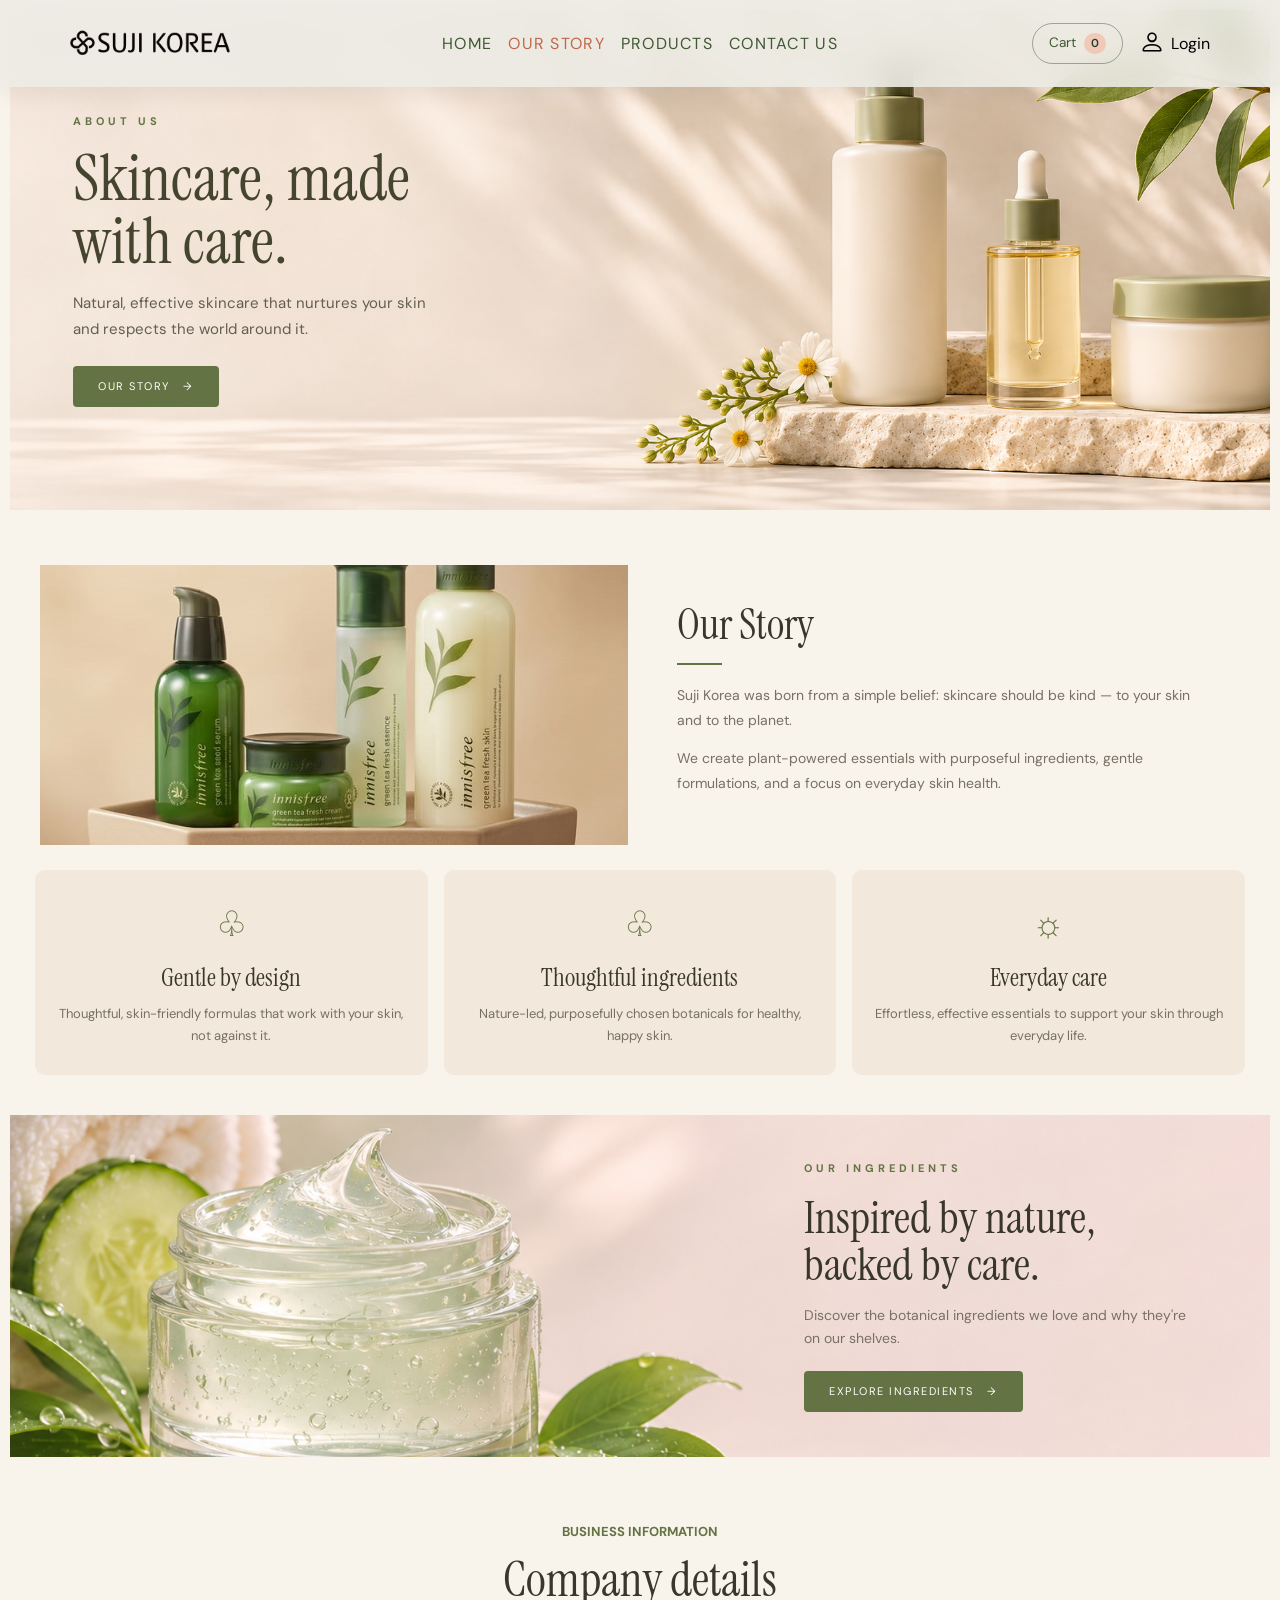
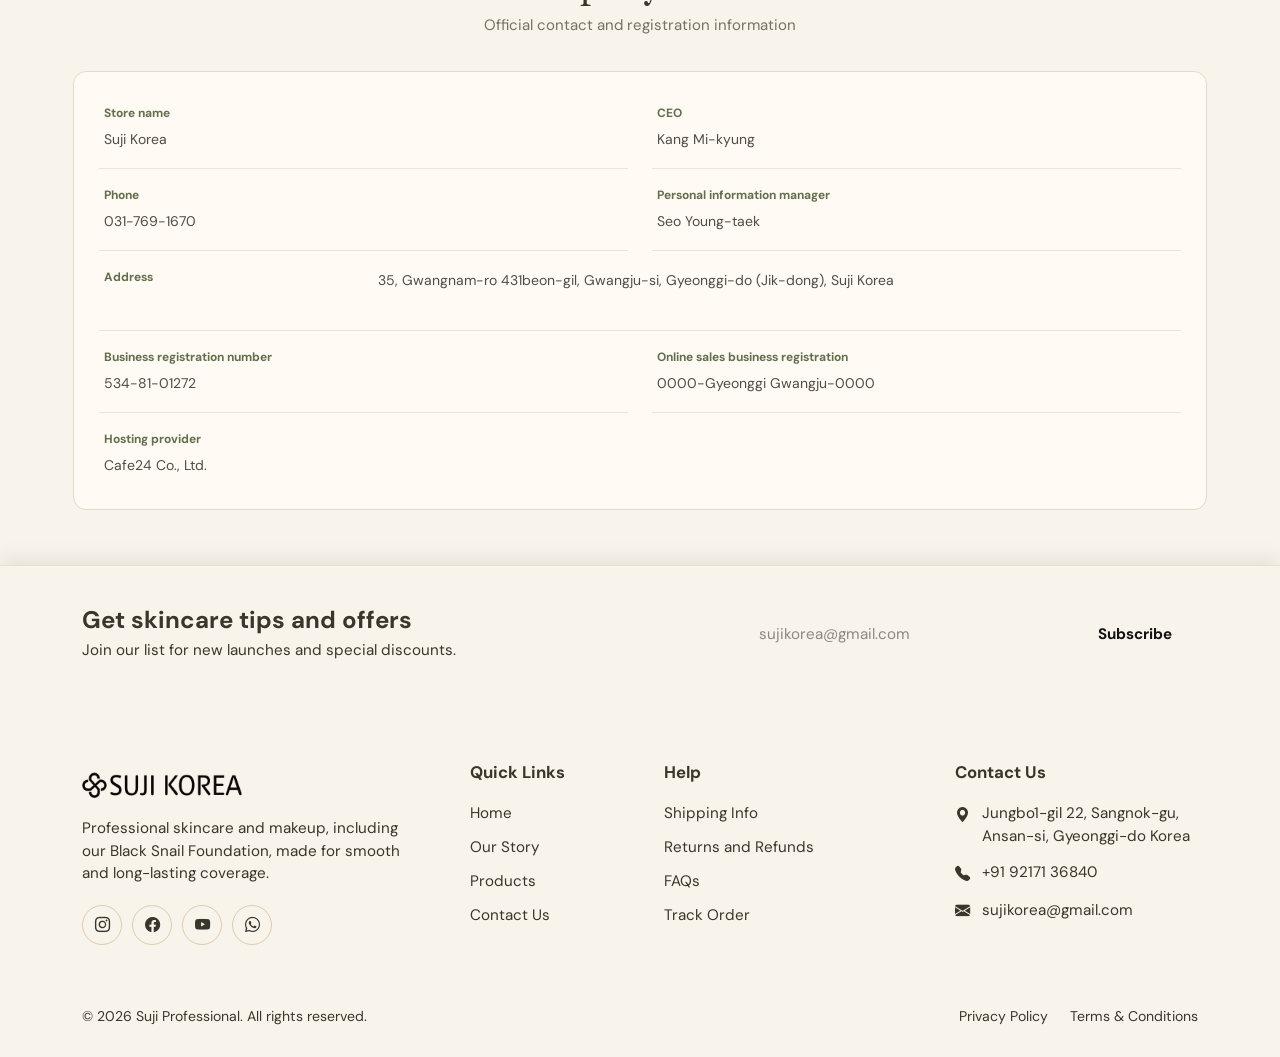
<file: about.html>
<!DOCTYPE html>
<html lang="en">
<head>
  <meta charset="UTF-8">
  <meta name="viewport" content="width=device-width, initial-scale=1">
  <title>About Us | Suji Korea</title>
  <link href="https://cdn.jsdelivr.net/npm/bootstrap@5.3.3/dist/css/bootstrap.min.css" rel="stylesheet">
  <link rel="preconnect" href="https://fonts.googleapis.com">
  <link rel="preconnect" href="https://fonts.gstatic.com" crossorigin>
  <link href="https://fonts.googleapis.com/css2?family=Cormorant+Garamond:wght@500;600&family=Jost:wght@300;400;500&display=swap" rel="stylesheet">
      <link href="https://fonts.googleapis.com/css2?family=DM+Sans:wght@400;500;600&family=Instrument+Serif&display=swap" rel="stylesheet">
  <link href="https://cdn.jsdelivr.net/npm/bootstrap-icons@1.11.3/font/bootstrap-icons.min.css" rel="stylesheet">
   
  <link rel="stylesheet" href="css/index.css">
  

  <style>
    :root {
      --cream: #f8f3eb;
      --card: #f2e8dc;
      --green: #647343;
      --dark: #39372b;
      --muted: #777164;
      --border: #e5d9c8;
    }

    * {
      margin: 0;
      padding: 0;
      box-sizing: border-box;
    }

    body {
      background: var(--cream);
      color: var(--dark);
      font-family: 'DM Sans', sans-serif;
    }

    /* MAIN CONTAINER */

    .about-container {
      max-width: 100vw;
      /* max-width: 2000px; */
      margin: auto;
      padding: 10px;
    }

    /* HERO SECTION */

    .hero-section {
      min-height: 500px;
      /* max-width: 100vw; */
      background-image: url("img/aboutbanner.png");
      background-size: cover;
      background-position: center;
      background-repeat: no-repeat;
      /* object-fit: cover; */
      display: flex;
      align-items: center;
      padding: 60px 5%;
    }

    .hero-content {
      max-width: 430px;
    }

    .small-heading {
      font-size: 11px;
      font-weight: 700;
      letter-spacing: 4px;
      color: var(--green);
      text-transform: uppercase;
      margin-bottom: 18px;
    }

    .hero-content h1 {
      font-family: 'Instrument Serif', serif;
      font-size: clamp(42px, 5vw, 64px);
      line-height: 0.98;
      margin-bottom: 18px;
      color: #45442e;
    }

    .hero-content p {
      font-size: 15px;
      line-height: 1.7;
      color: #625f52;
      max-width: 360px;
      margin-bottom: 24px;
    }

    .custom-btn {
      display: inline-block;
      background: var(--green);
      color: white;
      padding: 12px 25px;
      font-size: 11px;
      letter-spacing: 1.5px;
      text-decoration: none;
      border-radius: 4px;
      transition: 0.3s;
    }

    .custom-btn:hover {
      background: #485735;
      color: white;
    }

    /* OUR STORY SECTION */

    .story-section {
      padding: 55px 30px 25px;
    }

    .story-image {
      width: 100%;
      height: 280px;
      object-fit: cover;
    }

    .story-content {
      padding: 15px 25px;
    }

    .section-title {
      font-family: 'Instrument Serif', serif;
      font-size: 42px;
      line-height: 1.1;
      margin-bottom: 15px;
    }

    .title-line {
      width: 45px;
      height: 2px;
      background: var(--green);
      margin-bottom: 18px;
    }

    .story-content p {
      color: var(--muted);
      font-size: 14px;
      line-height: 1.8;
      margin-bottom: 12px;
    }

    /* FEATURE CARDS */

    .features-section {
      padding: 0 25px 40px;
    }

    .feature-card {
      background: var(--card);
      border-radius: 10px;
      padding: 28px 18px;
      text-align: center;
      height: 100%;
      transition: 0.3s;
    }

    .feature-card:hover {
      transform: translateY(-5px);
    }

    .feature-icon {
      font-size: 35px;
      color: var(--green);
      margin-bottom: 12px;
    }

    .feature-card h3 {
      font-family: 'Instrument Serif', serif;
      font-size: 25px;
      margin-bottom: 10px;
    }

    .feature-card p {
      color: var(--muted);
      font-size: 13px;
      line-height: 1.7;
      margin: 0;
    }

    /* INGREDIENTS SECTION */

    .ingredients-section {
      min-height: 320px;
      background-image: url("img/hero/hero21.png");
      background-size: cover;
      background-position: center;
      background-repeat: no-repeat;

      display: flex;
      align-items: center;
      justify-content: flex-end;
      padding: 45px 6%;
    }

    .ingredients-content {
      max-width: 390px;
    }

    .ingredients-content h2 {
      font-family: 'Instrument Serif', serif;
      font-size: 45px;
      line-height: 1.05;
      margin-bottom: 15px;
    }

    .ingredients-content p {
      font-size: 14px;
      color: var(--muted);
      line-height: 1.7;
      margin-bottom: 20px;
    }

    /* COMPANY DETAILS */

    .company-section {
      padding: 65px 5% 45px;
      background: var(--cream);
    }

    .company-heading {
      text-align: center;
      margin-bottom: 35px;
    }

    .company-heading .small-heading {
      margin-bottom: 10px;
      letter-spacing: 0;
      font-size: 13px;
    }

    .company-heading h2 {
      font-family: 'Instrument Serif', serif;
      font-size: 48px;
      margin-bottom: 5px;
    }

    .company-heading p {
      color: var(--muted);
      font-size: 15px;
    }

    .company-details {
      background: #fffaf3;
      border: 1px solid var(--border);
      border-radius: 13px;
      padding: 15px 25px;
    }

    .detail-item {
      padding: 17px 5px;
      border-bottom: 1px solid #eee3d5;
      min-height: 80px;
    }

    .detail-item.no-border {
      border-bottom: none;
    }

    .detail-label {
      display: block;
      color: #626e4e;
      font-size: 12px;
      font-weight: 700;
      margin-bottom: 5px;
    }

    .detail-value {
      color: #514c43;
      font-size: 14px;
    }

    /* RESPONSIVE DESIGN */

    @media (max-width: 767px) {

      .hero-section {
        min-height: 400px;
        padding: 35px 25px;
        background-position: 60% center;
      }

      .hero-content {
        max-width: 280px;
      }

      .hero-content h1 {
        font-size: 43px;
      }

      .hero-content p {
        font-size: 13px;
      }

      .story-section {
        padding: 35px 15px;
      }

      .story-image {
        height: 230px;
      }

      .story-content {
        padding: 25px 5px;
      }

      .section-title {
        font-size: 36px;
      }

      .features-section {
        padding: 0 15px 30px;
      }

      .feature-card {
        padding: 25px 15px;
      }

      .ingredients-section {
        min-height: 350px;
        padding: 30px 20px;
        background-position: 35% center;
      }

      .ingredients-content {
        max-width: 230px;
      }

      .ingredients-content h2 {
        font-size: 35px;
      }

      .company-section {
        padding: 45px 15px;
      }

      .company-heading h2 {
        font-size: 39px;
      }

      .company-details {
        padding: 10px 18px;
      }

      .detail-item {
        min-height: auto;
        padding: 15px 5px;
      }
    }

    .login-dialog {
         margin: auto;         
         position: fixed;
         inset: 0;              
         border: none;
         padding: 0;
      }

  </style>
</head>
<body>
  <header class="site-header fixed-top">
    <nav class="navbar navbar-expand-lg container">
      <a class="brand" href="index.html">
        <img src="img/sujilogo.png" alt="Suji Korea">
      </a>

      <button class="navbar-toggler border-0" type="button"
              data-bs-toggle="collapse" data-bs-target="#mainNav"
              aria-controls="mainNav" aria-expanded="false" aria-label="Toggle navigation">
        <span class="navbar-toggler-icon"></span>
      </button>

      <div class="collapse navbar-collapse" id="mainNav">
        <ul class="navbar-nav site-nav">
          <li class="nav-item"><a class="nav-link" href="index.html">Home</a></li>
          <li class="nav-item"><a class="nav-link active" href="about.html" aria-current="page">Our Story</a></li>
          <li class="nav-item"><a class="nav-link" href="products.html">Products</a></li>
          <li class="nav-item"><a class="nav-link" href="contact.html">Contact Us</a></li>
        </ul>
        <div class="nav-actions">
          <a class="cart-button" href="index.html" aria-label="Cart, 0 items">
            Cart <span class="cart-count">0</span>
          </a>
          <button class="login-button" type="button" aria-label="Login">
            <i class="bi bi-person"></i>
            <span>Login</span>
          </button>
        </div>
      </div>
    </nav>
  </header>    


  <div class="about-container">

  <!-- HERO SECTION -->

  <section class="hero-section">

    <div class="hero-content">

      <div class="small-heading">About Us</div>

      <h1>Skincare, made with care.</h1>

      <p>
        Natural, effective skincare that nurtures your skin
        and respects the world around it.
      </p>

      <a href="#story" class="custom-btn">
        OUR STORY &nbsp; →
      </a>

    </div>

  </section>


  <!-- OUR STORY -->

  <section class="story-section" id="story">

    <div class="row align-items-center g-4">

      <div class="col-lg-6">

        <img src="img/story.png"
             class="story-image"
             alt="Natural skincare ingredients">

      </div>

      <div class="col-lg-6">

        <div class="story-content">

          <h2 class="section-title">Our Story</h2>

          <div class="title-line"></div>

          <p>
            Suji Korea was born from a simple belief:
            skincare should be kind — to your skin and to the planet.
          </p>

          <p>
            We create plant-powered essentials with purposeful
            ingredients, gentle formulations, and a focus on
            everyday skin health.
          </p>

        </div>

      </div>

    </div>

  </section>


  <!-- FEATURES -->

  <section class="features-section">

    <div class="row g-3">

      <div class="col-md-4">

        <div class="feature-card">

          <div class="feature-icon">♧</div>

          <h3>Gentle by design</h3>

          <p>
            Thoughtful, skin-friendly formulas that work with
            your skin, not against it.
          </p>

        </div>

      </div>


      <div class="col-md-4">

        <div class="feature-card">

          <div class="feature-icon">♧</div>

          <h3>Thoughtful ingredients</h3>

          <p>
            Nature-led, purposefully chosen botanicals for
            healthy, happy skin.
          </p>

        </div>

      </div>


      <div class="col-md-4">

        <div class="feature-card">

          <div class="feature-icon">☼</div>

          <h3>Everyday care</h3>

          <p>
            Effortless, effective essentials to support your
            skin through everyday life.
          </p>

        </div>

      </div>

    </div>

  </section>


  <!-- INGREDIENTS BANNER -->

  <section class="ingredients-section">

    <div class="ingredients-content">

      <div class="small-heading">Our Ingredients</div>

      <h2>Inspired by nature, backed by care.</h2>

      <p>
        Discover the botanical ingredients we love
        and why they're on our shelves.
      </p>

      <a href="#company" class="custom-btn">
        EXPLORE INGREDIENTS &nbsp; →
      </a>

    </div>

  </section>


  <!-- COMPANY DETAILS -->

  <section class="company-section" id="company">

    <div class="company-heading">

      <div class="small-heading">Business Information</div>

      <h2>Company details</h2>

      <p>Official contact and registration information</p>

    </div>


    <div class="company-details">

      <div class="row">

        <div class="col-md-6">
          <div class="detail-item">
            <span class="detail-label">Store name</span>
            <span class="detail-value">Suji Korea</span>
          </div>
        </div>

        <div class="col-md-6">
          <div class="detail-item">
            <span class="detail-label">CEO</span>
            <span class="detail-value">Kang Mi-kyung</span>
          </div>
        </div>


        <div class="col-md-6">
          <div class="detail-item">
            <span class="detail-label">Phone</span>
            <span class="detail-value">031-769-1670</span>
          </div>
        </div>

        <div class="col-md-6">
          <div class="detail-item">
            <span class="detail-label">Personal information manager</span>
            <span class="detail-value">Seo Young-taek</span>
          </div>
        </div>


        <div class="col-md-12">
          <div class="detail-item">
            <div class="row">
              <div class="col-md-3">
                <span class="detail-label">Address</span>
              </div>

              <div class="col-md-9">
                <span class="detail-value">
                  35, Gwangnam-ro 431beon-gil, Gwangju-si,
                  Gyeonggi-do (Jik-dong), Suji Korea
                </span>
              </div>
            </div>
          </div>
        </div>


        <div class="col-md-6">
          <div class="detail-item">
            <span class="detail-label">
              Business registration number
            </span>
            <span class="detail-value">534-81-01272</span>
          </div>
        </div>

        <div class="col-md-6">
          <div class="detail-item">
            <span class="detail-label">
              Online sales business registration
            </span>
            <span class="detail-value">
              0000-Gyeonggi Gwangju-0000
            </span>
          </div>
        </div>


        <div class="col-md-6">
          <div class="detail-item no-border">
            <span class="detail-label">Hosting provider</span>
            <span class="detail-value">Cafe24 Co., Ltd.</span>
          </div>
        </div>

      </div>

    </div>

  </section>

</div>
 <!-- footer -->
  <footer class="site-footer">
 
  <!-- Newsletter -->
  <div class="newsletter">
    <div class="container">
      <div class="row align-items-center">
        <div class="col-lg-6">
          <h4>Get skincare tips and offers</h4>
          <p>Join our list for new launches and special discounts.</p>
        </div>
        <div class="col-lg-6">
          <form class="news-form" onsubmit="return false;">
            <input type="email" placeholder="sujikorea@gmail.com" aria-label="Email address" required>
            <button type="submit">Subscribe</button>
          </form>
        </div>
      </div>
    </div>
  </div>
 
  <!-- Footer -->
  <div class="footer-main">
    <div class="container">
      <div class="row g-5">
 
        <div class="col-lg-4 col-md-6">
          <div class="brand">
            <!-- <img src="https://sujikoreacm.cafe24.com/web/upload/category/editor/2023/11/30/0e91866d1fe4e8ab129c3f23b12ca456.png" alt=""> -->
             <img src="img/sujilogo.png" alt="logo"/>
          </div>
          <!-- <div class="brand-sub">Professional</div> -->
          <p>Professional skincare and makeup, including our Black Snail Foundation, made for smooth and long-lasting coverage.</p>
          <div class="social">
            <a href="#" aria-label="Instagram"><i class="bi bi-instagram"></i></a>
            <a href="#" aria-label="Facebook"><i class="bi bi-facebook"></i></a>
            <a href="#" aria-label="YouTube"><i class="bi bi-youtube"></i></a>
            <a href="#" aria-label="WhatsApp"><i class="bi bi-whatsapp"></i></a>
          </div>
        </div>
 
        <!-- <div class="col-lg-2 col-md-6 col-6">
          <h5>Shop</h5>
          <ul class="footer-links">
            <li><a href="#">Foundation</a></li>
            <li><a href="#">Skincare</a></li>
            <li><a href="#">Makeup</a></li>
            <li><a href="#">New Arrivals</a></li>
          </ul>
        </div> -->
         <div class="col-lg-2 col-md-6 col-6">
  <h5>Quick Links</h5>
  <ul class="footer-links">
    <li><a href="index.html">Home</a></li>
    <li><a href="about.html">Our Story</a></li>
    <li><a href="products.html">Products</a></li>
    <!-- <li><a href="index.html#newarrival">New Arrivals</a></li> -->
    <li><a href="contact.html">Contact Us</a></li>
  </ul>
</div>
 
        <div class="col-lg-3 col-md-6 col-6">
          <h5>Help</h5>
          <ul class="footer-links">
            <li><a href="#">Shipping Info</a></li>
            <li><a href="#">Returns and Refunds</a></li>
            <li><a href="#">FAQs</a></li>
            <li><a href="#">Track Order</a></li>
          </ul>
        </div>
 
        <div class="col-lg-3 col-md-6">
          <h5>Contact Us</h5>
          <ul class="footer-contact">
            <li><i class="bi bi-geo-alt-fill"></i><span>Jungbo1-gil 22, Sangnok-gu, Ansan-si, Gyeonggi-do Korea</span></li>
            <li><i class="bi bi-telephone-fill"></i><a href="tel:+910000000000">+91 92171 36840</a></li>
            <li><i class="bi bi-envelope-fill"></i><a href="mailto:sujikorea@gmail.com">sujikorea@gmail.com</a></li>
          </ul>
        </div>
 
      </div>
 
      <div class="footer-bottom d-flex flex-column flex-md-row justify-content-between align-items-center gap-2">
        <span>&copy; 2026 Suji Professional. All rights reserved.</span>
        <div>
          <a href="#">Privacy Policy</a>
          <a href="#">Terms &amp; Conditions</a>
        </div>
      </div>
    </div>
  </div>
 
</footer>
 
  <!-- <div class="footer-line"></div> -->
<dialog class="login-dialog" id="loginDialog" aria-labelledby="loginDialogTitle">
  <div class="login-dialog-layout">
    <section class="login-dialog-brand">
      <img src="img/sujilogo.png" alt="Suji Korea">
      <h2 id="loginDialogTitle">Login to enjoy Suji Korea</h2>
    </section>
    <form class="login-dialog-form" id="loginForm">
      <button class="login-dialog-close" type="button" aria-label="Close login">&times;</button>
      <div class="login-phone-row">
        <span class="login-country-code" aria-label="Country code India">+91</span>
        <input class="login-phone-input" id="loginPhone" name="phone" type="tel"
               inputmode="numeric" autocomplete="tel-national" placeholder="Enter mobile number"
               aria-label="Enter mobile number" pattern="[0-9]{10}" maxlength="10" required>
      </div>
      <button class="login-submit" type="submit">Continue</button>
      <label class="login-consent">
        <input name="consent" type="checkbox" required>
        <span>I agree to Suji Korea using my data for login and offers.</span>
      </label>
      <p class="login-message" id="loginMessage" role="status" aria-live="polite"></p>
      <button class="register-submit" type="button">Register</button>
    </form>
  </div>
</dialog>
  <!-- <footer>&copy; Suji Korea. All rights reserved.</footer> -->
   <script src="login-modal.js"></script>
  <script src="https://cdn.jsdelivr.net/npm/bootstrap@5.3.3/dist/js/bootstrap.bundle.min.js"></script>
</body>
</html>
</file>
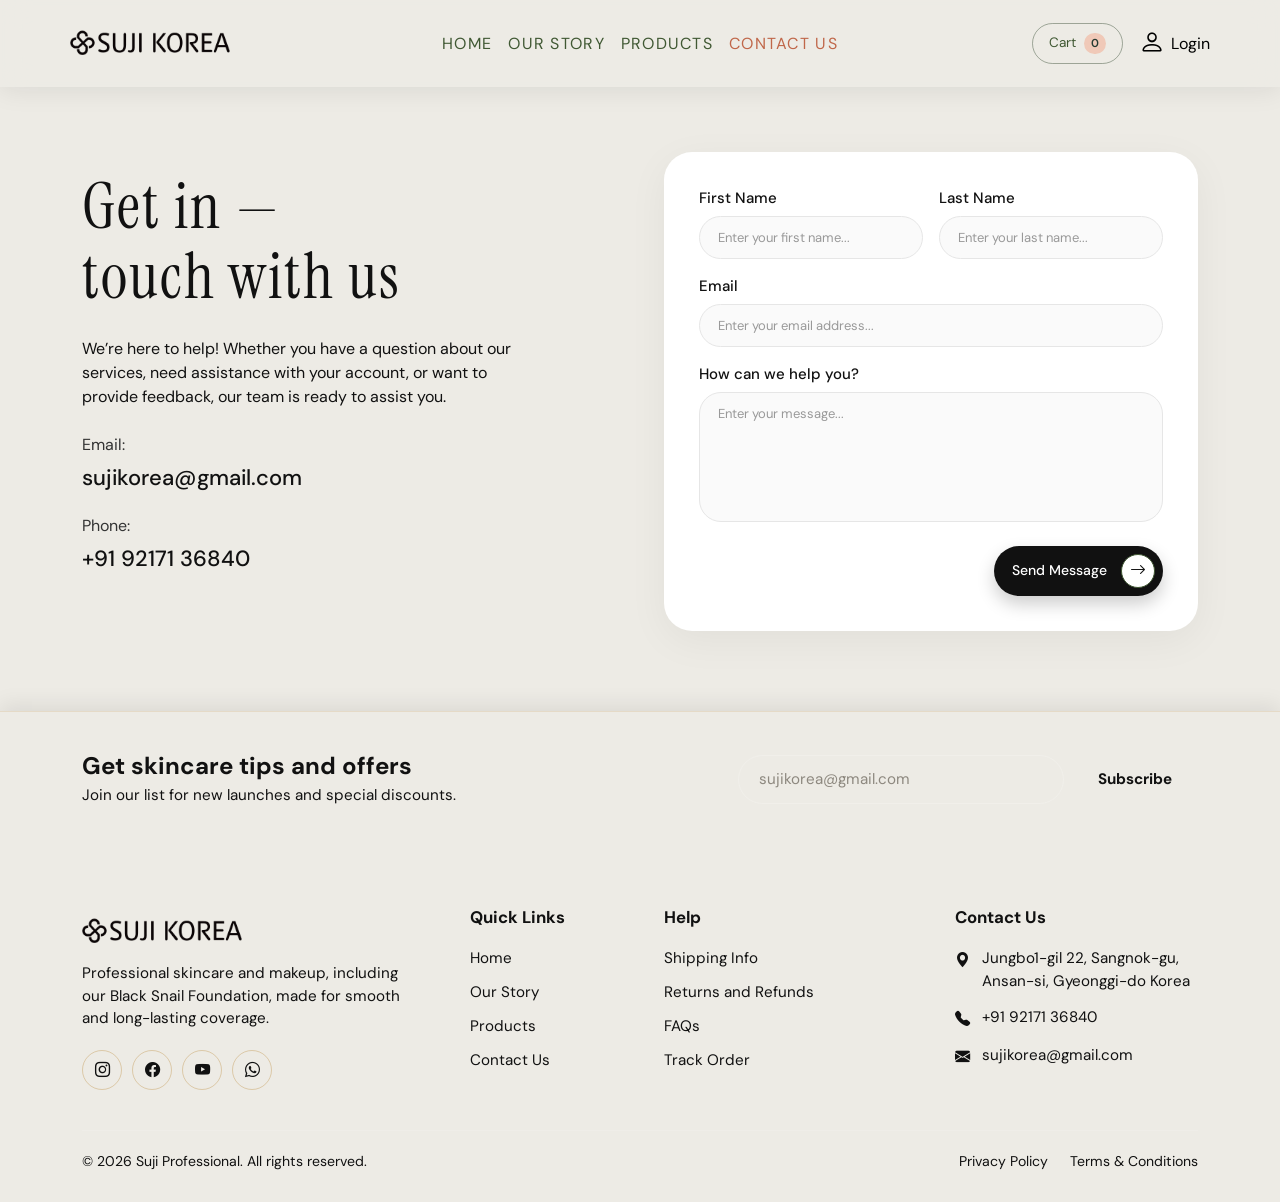
<file: contact.html>
<!DOCTYPE html>
<html lang="en">
<head>
  <meta charset="UTF-8">
  <meta name="viewport" content="width=device-width, initial-scale=1">
  <title>Contact Us | Suji Korea</title>
  <link href="https://cdn.jsdelivr.net/npm/bootstrap@5.3.3/dist/css/bootstrap.min.css" rel="stylesheet">
  <link href="https://cdn.jsdelivr.net/npm/bootstrap-icons@1.11.3/font/bootstrap-icons.min.css" rel="stylesheet">
    <link href="https://fonts.googleapis.com/css2?family=DM+Sans:wght@400;500;600&family=Instrument+Serif&display=swap" rel="stylesheet">
   <link rel="stylesheet" href="css/index.css">
  <style>
    body {
      font-family: 'DM Sans', sans-serif;
      
      background: #f6f6f6;
      color: #111;
    }

    /* SECTION */
    .contact-section {
      padding: 120px 0 80px; /* top space for fixed header */
    }

    /* LEFT SIDE */
    .contact-title {
      font-size: clamp(40px, 5vw, 64px);
      font-weight: 500;
      line-height: 1.1;
      letter-spacing: 1.9px;
      margin-bottom: 24px;
      font-family: 'Instrument Serif',serif;

    }

    .contact-text {
      font-size: 16px;
      line-height: 1.5;
      max-width: 450px;
      margin-bottom: 24px;
    }

    .info-label {
      font-size: 16px;
      color: #333;
      margin-bottom: 4px;
    }

    .info-value {
      font-size: 22px;
      font-weight: 500;
      margin-bottom: 20px;
    }

    .info-note {
      font-size: 12px;
      color: #555;
      margin-bottom: 30px;
    }

    /* PILL BUTTONS */
    .pill-btn {
      display: inline-flex;
      align-items: center;
      gap: 14px;
      background: #111;
      color: #fff;
      border: none;
      border-radius: 50px;
      padding: 8px 8px 8px 18px;
      font-size: 14px;
      font-weight: 500;
      text-decoration: none;
      box-shadow: 0 8px 18px rgba(0, 0, 0, 0.2);
      transition: 0.3s;
    }

    .pill-btn:hover {
      background: #333;
      color: #fff;
    }

    .pill-btn .arrow {
      width: 34px;
      height: 34px;
      border-radius: 50%;
      background: #fff;
      color: #111;
      display: flex;
      align-items: center;
      justify-content: center;
      font-size: 16px;
    }

    /* RIGHT SIDE FORM CARD */
    .form-card {
      background: #fff;
      border-radius: 28px;
      padding: 35px;
      box-shadow: 0 10px 40px rgba(0, 0, 0, 0.05);
      margin-top: 2rem;
    }

    .form-card label {
      font-size: 15px;
      font-weight: 500;
      margin-bottom: 6px;
      display: block;
    }

    .form-card .form-control {
      background: #fafafa;
      border: 1px solid #e6e6e6;
      border-radius: 50px;
      padding: 11px 18px;
      font-size: 13px;
      box-shadow: none;
    }

    .form-card .form-control:focus {
      border-color: #111;
      background: #fff;
    }

    .form-card textarea.form-control {
      border-radius: 22px;
      height: 130px;
      resize: none;
    }

    .form-card .form-control::placeholder {
      color: #999;
    }

    /* MOBILE */
    @media (max-width: 767px) {
      .contact-section {
        padding: 100px 0 50px;
      }

      .form-card {
        padding: 22px;
      }
    }
  </style>
</head>
<body>

  <header class="site-header fixed-top">
    <nav class="navbar navbar-expand-lg container">
      <a class="brand" href="index.html">
        <img src="img/sujilogo.png" alt="Suji Korea">
      </a>

      <button class="navbar-toggler border-0" type="button"
              data-bs-toggle="collapse" data-bs-target="#mainNav"
              aria-controls="mainNav" aria-expanded="false" aria-label="Toggle navigation">
        <span class="navbar-toggler-icon"></span>
      </button>

      <div class="collapse navbar-collapse" id="mainNav">
        <ul class="navbar-nav site-nav">
          <li class="nav-item"><a class="nav-link" href="index.html">Home</a></li>
          <li class="nav-item"><a class="nav-link" href="about.html">Our Story</a></li>
          <li class="nav-item"><a class="nav-link " href="products.html">Products</a></li>
          <li class="nav-item"><a class="nav-link active" href="contact.html">Contact Us</a></li>
        </ul>
        <div class="nav-actions">
          <a class="cart-button" href="index.html" aria-label="Cart, 0 items">
            Cart <span class="cart-count">0</span>
          </a>
          <button class="login-button" type="button" aria-label="Login">
            <i class="bi bi-person"></i>
            <span>Login</span>
          </button>
        </div>
      </div>
    </nav>
  </header>

  <section class="contact-section">
    <div class="container">
      <div class="row align-items-center g-5">

        <!-- LEFT -->
        <div class="col-lg-6">
          <h1 class="contact-title">Get in —<br>touch with us</h1>

          <p class="contact-text">
            We’re here to help! Whether you have a question about our
            services, need assistance with your account, or want to
            provide feedback, our team is ready to assist you.
          </p>

          <div class="info-label">Email:</div>
          <div class="info-value">sujikorea@gmail.com</div>

          <div class="info-label">Phone:</div>
          <div class="info-value mb-1">+91 92171 36840</div>
          <!-- <div class="info-note">Available Monday to Friday, 9 AM - 6 PM</div> -->

          <!-- <a href="#" class="pill-btn">
            Live Chat
            <span class="arrow"><i class="bi bi-arrow-right"></i></span>
          </a> -->
        </div>

        <!-- RIGHT -->
        <div class="col-lg-6">
          <form class="form-card" onsubmit="return false;">
            <div class="row g-3">

              <div class="col-md-6">
                <label for="firstName">First Name</label>
                <input type="text" class="form-control" id="firstName" placeholder="Enter your first name..." required>
              </div>

              <div class="col-md-6">
                <label for="lastName">Last Name</label>
                <input type="text" class="form-control" id="lastName" placeholder="Enter your last name..." required>
              </div>

              <div class="col-12">
                <label for="email">Email</label>
                <input type="email" class="form-control" id="email" placeholder="Enter your email address..." required>
              </div>

              <div class="col-12">
                <label for="message">How can we help you?</label>
                <textarea class="form-control" id="message" placeholder="Enter your message..." required></textarea>
              </div>

              <div class="col-12 text-end mt-4">
                <button type="submit" class="pill-btn">
                  Send Message
                  <span class="arrow"><i class="bi bi-arrow-right"></i></span>
                </button>
              </div>

            </div>
          </form>
        </div>

      </div>
    </div>
  </section>

  <!-- footer -->
  <footer class="site-footer">
 
  <!-- Newsletter -->
  <div class="newsletter">
    <div class="container">
      <div class="row align-items-center">
        <div class="col-lg-6">
          <h4>Get skincare tips and offers</h4>
          <p>Join our list for new launches and special discounts.</p>
        </div>
        <div class="col-lg-6">
          <form class="news-form" onsubmit="return false;">
            <input type="email" placeholder="sujikorea@gmail.com" aria-label="Email address" required>
            <button type="submit">Subscribe</button>
          </form>
        </div>
      </div>
    </div>
  </div>
 
  <!-- Footer -->
  <div class="footer-main">
    <div class="container">
      <div class="row g-5">
 
        <div class="col-lg-4 col-md-6">
          <div class="brand">
            <!-- <img src="https://sujikoreacm.cafe24.com/web/upload/category/editor/2023/11/30/0e91866d1fe4e8ab129c3f23b12ca456.png" alt=""> -->
             <img src="img/sujilogo.png" alt="logo"/>
          </div>
          <!-- <div class="brand-sub">Professional</div> -->
          <p>Professional skincare and makeup, including our Black Snail Foundation, made for smooth and long-lasting coverage.</p>
          <div class="social">
            <a href="#" aria-label="Instagram"><i class="bi bi-instagram"></i></a>
            <a href="#" aria-label="Facebook"><i class="bi bi-facebook"></i></a>
            <a href="#" aria-label="YouTube"><i class="bi bi-youtube"></i></a>
            <a href="#" aria-label="WhatsApp"><i class="bi bi-whatsapp"></i></a>
          </div>
        </div>
 
        <!-- <div class="col-lg-2 col-md-6 col-6">
          <h5>Shop</h5>
          <ul class="footer-links">
            <li><a href="#">Foundation</a></li>
            <li><a href="#">Skincare</a></li>
            <li><a href="#">Makeup</a></li>
            <li><a href="#">New Arrivals</a></li>
          </ul>
        </div> -->
         <div class="col-lg-2 col-md-6 col-6">
  <h5>Quick Links</h5>
  <ul class="footer-links">
    <li><a href="index.html">Home</a></li>
    <li><a href="about.html">Our Story</a></li>
    <li><a href="products.html">Products</a></li>
    <!-- <li><a href="index.html#newarrival">New Arrivals</a></li> -->
    <li><a href="#">Contact Us</a></li>
  </ul>
</div>
 
        <div class="col-lg-3 col-md-6 col-6">
          <h5>Help</h5>
          <ul class="footer-links">
            <li><a href="#">Shipping Info</a></li>
            <li><a href="#">Returns and Refunds</a></li>
            <li><a href="#">FAQs</a></li>
            <li><a href="#">Track Order</a></li>
          </ul>
        </div>
 
        <div class="col-lg-3 col-md-6">
          <h5>Contact Us</h5>
          <ul class="footer-contact">
            <li><i class="bi bi-geo-alt-fill"></i><span>Jungbo1-gil 22, Sangnok-gu, Ansan-si, Gyeonggi-do Korea</span></li>
            <li><i class="bi bi-telephone-fill"></i><a href="tel:+910000000000">+91 92171 36840</a></li>
            <li><i class="bi bi-envelope-fill"></i><a href="mailto:sujikorea@gmail.com">sujikorea@gmail.com</a></li>
          </ul>
        </div>
 
      </div>
 
      <div class="footer-bottom d-flex flex-column flex-md-row justify-content-between align-items-center gap-2">
        <span>&copy; 2026 Suji Professional. All rights reserved.</span>
        <div>
          <a href="#">Privacy Policy</a>
          <a href="#">Terms &amp; Conditions</a>
        </div>
      </div>
    </div>
  </div>
 
</footer>
 
  <!-- <div class="footer-line"></div> -->
<dialog class="login-dialog" id="loginDialog" aria-labelledby="loginDialogTitle">
  <div class="login-dialog-layout">
    <section class="login-dialog-brand">
      <img src="img/sujilogo.png" alt="Suji Korea">
      <h2 id="loginDialogTitle">Login to enjoy Suji Korea</h2>
    </section>
    <form class="login-dialog-form" id="loginForm">
      <button class="login-dialog-close" type="button" aria-label="Close login">&times;</button>
      <div class="login-phone-row">
        <span class="login-country-code" aria-label="Country code India">+91</span>
        <input class="login-phone-input" id="loginPhone" name="phone" type="tel"
               inputmode="numeric" autocomplete="tel-national" placeholder="Enter mobile number"
               aria-label="Enter mobile number" pattern="[0-9]{10}" maxlength="10" required>
      </div>
      <button class="login-submit" type="submit">Continue</button>
      <label class="login-consent">
        <input name="consent" type="checkbox" required>
        <span>I agree to Suji Korea using my data for login and offers.</span>
      </label>
      <p class="login-message" id="loginMessage" role="status" aria-live="polite"></p>
      <button class="register-submit" type="button">Register</button>
    </form>
  </div>
</dialog>

  <!-- yahan apna footer paste karo -->
 <script src="login-modal.js"></script>
  <script src="https://cdn.jsdelivr.net/npm/bootstrap@5.3.3/dist/js/bootstrap.bundle.min.js"></script>
</body>
</html>
</file>
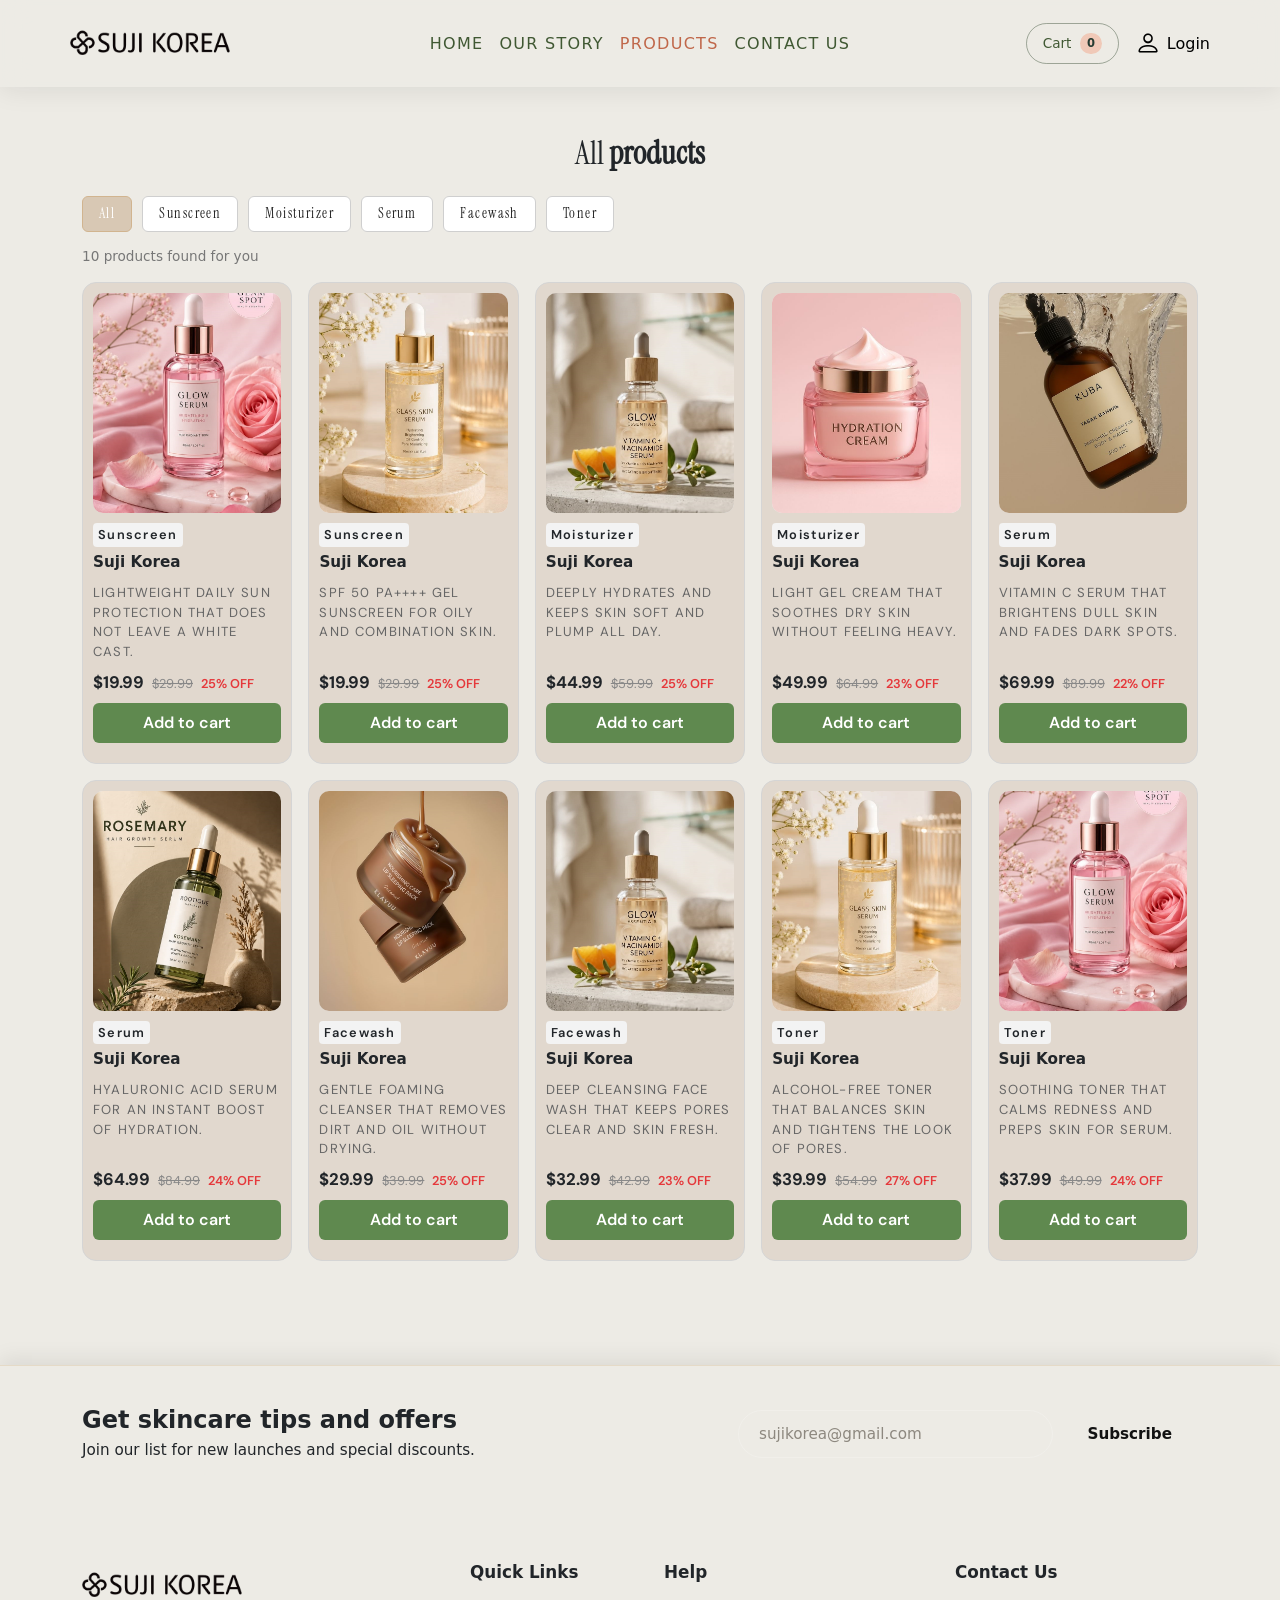
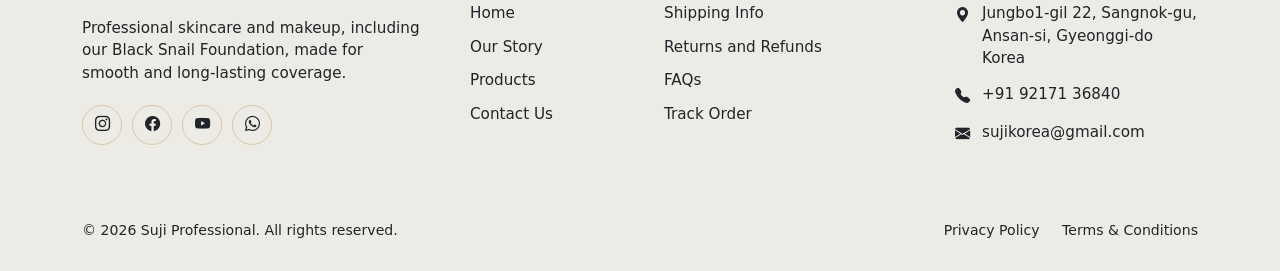
<file: products.html>
<!DOCTYPE html>
<html lang="en">
<head>
  <meta charset="UTF-8">
  <meta name="viewport" content="width=device-width, initial-scale=1">
  <title>Suji Korea - All Products</title>
  <link href="https://cdn.jsdelivr.net/npm/bootstrap@5.3.3/dist/css/bootstrap.min.css" rel="stylesheet">

  <!-- Google Fonts -->
  <link href="https://fonts.googleapis.com/css2?family=DM+Sans:wght@400;500;600&family=Instrument+Serif&display=swap" rel="stylesheet">
  <link href="https://cdn.jsdelivr.net/npm/bootstrap-icons@1.11.3/font/bootstrap-icons.min.css" rel="stylesheet">
  <link rel="stylesheet" href="css/index.css">
  <style>
    body { font-family: system-ui, sans-serif; color: #212529; background: #f5f5f5; margin: 0; }
    .product-list-main { padding-top: 110px; padding-bottom: 5rem; }

    /* ---------- Filter tabs ---------- */
    .filter-tabs {
      display: flex;
      gap: 10px;
      overflow-x: auto;
      padding-bottom: 6px;
      scrollbar-width: none;
      font-family: 'Instrument Serif', serif;
     
    }
    .filter-tabs::-webkit-scrollbar { display: none; }

    .filter-tab {
      white-space: nowrap;
      border: 1px solid #cfcfcf;
      background: #fff;
      color: #222;
      padding: 6px 16px;
      border-radius: 6px;
      font-size: 0.9rem;
      cursor: pointer;
      transition: background .15s, color .15s;
      letter-spacing: 0.1em;
    }
    .filter-tab:hover { background: #f3f3f3; }
    .filter-tab.active {
      background: #D8C8B4;
      color: #fff;
      border-color: #d1b48f;
    }

    .result-count { font-size: 0.85rem; color: #777; }

    /* 5 cards per row on big screens (Bootstrap mein 5 column ki class nahi hoti) */
    @media (min-width: 1200px) {
      .col-xl-2-4 { flex: 0 0 auto; width: 20%; }
    }

    /* ---------- Product card ---------- */
    .product-card {
      border: 1px solid #d5d5d5;
      border-radius: 14px;
      padding: 10px;
      height: 100%;
      background: #e1d8ce;
      display: flex;
      flex-direction: column;
      text-align: left;
      padding-bottom: 20px;
      cursor: pointer;
    }

    /* empty image area - baad me <img> yahan daal dena */
    .product-img {
      height: 220px;
      background: #f1f1f1;
      border-radius: 10px;
      margin-bottom: 10px;
    }
    .product-img img {
      width: 100%;
      height: 100%;
      object-fit: cover;
      border-radius: 10px;
    }

    .category-badge {
      align-self: flex-start;
      background: #f3f3f3;
      font-size: 0.8rem;
      font-weight: 600;
      padding: 2px 5px;
      border-radius: 4px;
      margin-bottom: 6px;
      font-family: 'DM Sans', sans-serif;
      /* font-family: 'Instrument Serif', serif; */
      letter-spacing: 0.1em;
    }

    .brand-name { font-weight: 600; font-size: 0.95rem; margin: 0; }
    .product-desc {
      font-size: 0.82rem;
      color: #666;
      margin: 2px 0 8px;
      padding-top: 10px;
      flex-grow: 1;
       /* font-family: 'Instrument Serif', serif; */
       font-family: 'DM Sans', sans-serif;
       letter-spacing: 0.09em;
      
    }

    .price { font-weight: 700; font-size: 1.05rem; font-family: 'DM Sans', sans-serif; }
    .price del { font-size: 0.8rem; color: #888; font-weight: 400; margin: 0 4px;font-family: 'DM Sans', sans-serif; }
    .off { color: #e5383b; font-size: 0.8rem; font-weight: 600; font-family: 'DM Sans', sans-serif;}

    .btn-cart {
      background: #5f894f;
      color: #fff;
      font-weight: 600;
      border: 0;
      border-radius: 6px;
      padding: 8px;
      width: 100%;
      margin-top: 8px;
       font-family: 'DM Sans', sans-serif;
    }
    .btn-cart:hover { background: rgb(71, 123, 77); color: #fff; }
    .product-back-link {
      display: inline-flex;
      align-items: center;
      gap: 0.5rem;
      margin-bottom: 1rem;
      color: #3d4f38;
      text-decoration: none;
    }
    .product-back-link:hover { color: #c0674a; }
  </style>
</head>
<body>

  <header class="site-header fixed-top">
    <nav class="navbar navbar-expand-lg container">
      <a class="brand" href="index.html">
        <img src="img/sujilogo.png" alt="Suji Korea">
      </a>

      <button class="navbar-toggler border-0" type="button"
              data-bs-toggle="collapse" data-bs-target="#mainNav"
              aria-controls="mainNav" aria-expanded="false" aria-label="Toggle navigation">
        <span class="navbar-toggler-icon"></span>
      </button>

      <div class="collapse navbar-collapse" id="mainNav">
        <ul class="navbar-nav site-nav">
          <li class="nav-item"><a class="nav-link" href="index.html">Home</a></li>
          <li class="nav-item"><a class="nav-link" href="about.html">Our Story</a></li>
          <li class="nav-item"><a class="nav-link active" href="products.html">Products</a></li>
          <li class="nav-item"><a class="nav-link" href="contact.html">Contact Us</a></li>
        </ul>
        <div class="nav-actions">
          <a class="cart-button" href="index.html" aria-label="Cart, 0 items">
            Cart <span class="cart-count">0</span>
          </a>
          <button class="login-button" type="button" aria-label="Login">
            <i class="bi bi-person"></i>
            <span>Login</span>
          </button>
        </div>
      </div>
    </nav>
  </header>

    <!-- products -->
<main class="product-list-main">
<div class="container py-4">

  <!-- <a class="product-back-link" href="index.html">
    <i class="bi bi-arrow-left" aria-hidden="true"></i> Back to home
  </a> -->

  <h5 class="text-center mb-4" style="font-family: 'Instrument Serif', serif; font-size: 2rem;">All <strong>products</strong></h5>

  <!-- Filter tabs -->
  <div class="filter-tabs mb-2" id="filterTabs">
    <button class="filter-tab active" data-filter="all">All</button>
    <button class="filter-tab" data-filter="Sunscreen">Sunscreen</button>
    <button class="filter-tab" data-filter="Moisturizer">Moisturizer</button>
    <button class="filter-tab" data-filter="Serum">Serum</button>
    <button class="filter-tab" data-filter="Facewash">Facewash</button>
    <button class="filter-tab" data-filter="Toner">Toner</button>
  </div>

  <p class="result-count mb-3"><span id="count">0</span> products found for you</p>

  <!-- Products grid (JS se bhi bana sakte ho, abhi simple HTML hai) -->
  <div class="row g-3" id="productGrid">

    <!-- Sunscreen -->
    <div class="col-6 col-md-4 col-lg-3 col-xl-2-4 product-col" data-category="Sunscreen">
      <div class="product-card" data-product-id="1" role="link" tabindex="0" aria-label="View product details">
        <div class="product-img">
            <img src="img/products/product1.jpg" alt="Product 1">
        </div>
        <span class="category-badge">Sunscreen</span>
        <h6 class="brand-name">Suji Korea</h6>
        <p class="product-desc">Lightweight daily sun protection that does not leave a white cast.</p>
        <div class="price">$19.99 <del>$29.99</del> <span class="off">25% OFF</span></div>
        <button class="btn-cart">Add to cart</button>
      </div>
    </div>

    <div class="col-6 col-md-4 col-lg-3 col-xl-2-4 product-col" data-category="Sunscreen">
      <div class="product-card" data-product-id="2" role="link" tabindex="0" aria-label="View product details">
        <div class="product-img">
            <img src="img/products/product2.jpg" alt="Product 2">
        </div>
        <span class="category-badge">Sunscreen</span>
        <h6 class="brand-name">Suji Korea</h6>
        <p class="product-desc">SPF 50 PA++++ gel sunscreen for oily and combination skin.</p>
        <div class="price">$19.99 <del>$29.99</del> <span class="off">25% OFF</span></div>
        <button class="btn-cart">Add to cart</button>
      </div>
    </div>

    <!-- Moisturizer -->
    <div class="col-6 col-md-4 col-lg-3 col-xl-2-4 product-col" data-category="Moisturizer">
      <div class="product-card" data-product-id="3" role="link" tabindex="0" aria-label="View product details">
        <div class="product-img">
            <img src="img/products/product3.jpg" alt="Product 3">
        </div>
        <span class="category-badge">Moisturizer</span>
        <h6 class="brand-name">Suji Korea</h6>
        <p class="product-desc">Deeply hydrates and keeps skin soft and plump all day.</p>
        <div class="price">$44.99 <del>$59.99</del> <span class="off">25% OFF</span></div>
        <button class="btn-cart">Add to cart</button>
      </div>
    </div>

    <div class="col-6 col-md-4 col-lg-3 col-xl-2-4 product-col" data-category="Moisturizer">
      <div class="product-card" data-product-id="4" role="link" tabindex="0" aria-label="View product details">
        <div class="product-img">
            <img src="img/products/product4.jpg" alt="Product 4">
        </div>
        <span class="category-badge">Moisturizer</span>
        <h6 class="brand-name">Suji Korea</h6>
        <p class="product-desc">Light gel cream that soothes dry skin without feeling heavy.</p>
        <div class="price">$49.99 <del>$64.99</del> <span class="off">23% OFF</span></div>
        <button class="btn-cart">Add to cart</button>
      </div>
    </div>

    <!-- Serum -->
    <div class="col-6 col-md-4 col-lg-3 col-xl-2-4 product-col" data-category="Serum">
      <div class="product-card" data-product-id="5" role="link" tabindex="0" aria-label="View product details">
        <div class="product-img">
            <img src="img/products/product5.jpg" alt="Product 5">
        </div>
        <span class="category-badge">Serum</span>
        <h6 class="brand-name">Suji Korea</h6>
        <p class="product-desc">Vitamin C serum that brightens dull skin and fades dark spots.</p>
        <div class="price">$69.99 <del>$89.99</del> <span class="off">22% OFF</span></div>
        <button class="btn-cart">Add to cart</button>
      </div>
    </div>

    <div class="col-6 col-md-4 col-lg-3 col-xl-2-4 product-col" data-category="Serum">
      <div class="product-card" data-product-id="6" role="link" tabindex="0" aria-label="View product details">
        <div class="product-img">
            <img src="img/products/product6.jpg" alt="Product 6">
        </div>
        <span class="category-badge">Serum</span>
        <h6 class="brand-name">Suji Korea</h6>
        <p class="product-desc">Hyaluronic acid serum for an instant boost of hydration.</p>
        <div class="price">$64.99 <del>$84.99</del> <span class="off">24% OFF</span></div>
        <button class="btn-cart">Add to cart</button>
      </div>
    </div>

    <!-- Facewash -->
    <div class="col-6 col-md-4 col-lg-3 col-xl-2-4 product-col" data-category="Facewash">
      <div class="product-card" data-product-id="7" role="link" tabindex="0" aria-label="View product details">
        <div class="product-img">
            <img src="img/products/product7.jpg" alt="Product 7">
        </div>
        <span class="category-badge">Facewash</span>
        <h6 class="brand-name">Suji Korea</h6>
        <p class="product-desc">Gentle foaming cleanser that removes dirt and oil without drying.</p>
        <div class="price">$29.99 <del>$39.99</del> <span class="off">25% OFF</span></div>
        <button class="btn-cart">Add to cart</button>
      </div>
    </div>

    <div class="col-6 col-md-4 col-lg-3 col-xl-2-4 product-col" data-category="Facewash">
      <div class="product-card" data-product-id="3" role="link" tabindex="0" aria-label="View product details">
        <div class="product-img">
            <img src="img/products/product3.jpg" alt="Product 8">
        </div>
        <span class="category-badge">Facewash</span>
        <h6 class="brand-name">Suji Korea</h6>
        <p class="product-desc">Deep cleansing face wash that keeps pores clear and skin fresh.</p>
        <div class="price">$32.99 <del>$42.99</del> <span class="off">23% OFF</span></div>
        <button class="btn-cart">Add to cart</button>
      </div>
    </div>

    <!-- Toner -->
    <div class="col-6 col-md-4 col-lg-3 col-xl-2-4 product-col" data-category="Toner">
      <div class="product-card" data-product-id="2" role="link" tabindex="0" aria-label="View product details">
        <div class="product-img">
            <img src="img/products/product2.jpg" alt="Product 9">
        </div>
        <span class="category-badge">Toner</span>
        <h6 class="brand-name">Suji Korea</h6>
        <p class="product-desc">Alcohol-free toner that balances skin and tightens the look of pores.</p>
        <div class="price">$39.99 <del>$54.99</del> <span class="off">27% OFF</span></div>
        <button class="btn-cart">Add to cart</button>
      </div>
    </div>

    <div class="col-6 col-md-4 col-lg-3 col-xl-2-4 product-col" data-category="Toner">
      <div class="product-card" data-product-id="1" role="link" tabindex="0" aria-label="View product details">
        <div class="product-img">
            <img src="img/products/product1.jpg" alt="Product 10">
        </div>
        <span class="category-badge">Toner</span>
        <h6 class="brand-name">Suji Korea</h6>
        <p class="product-desc">Soothing toner that calms redness and preps skin for serum.</p>
        <div class="price">$37.99 <del>$49.99</del> <span class="off">24% OFF</span></div>
        <button class="btn-cart">Add to cart</button>
      </div>
    </div>

  </div>
</div>
</main>

<dialog class="login-dialog" id="loginDialog" aria-labelledby="loginDialogTitle">
  <div class="login-dialog-layout">
    <section class="login-dialog-brand">
      <img src="img/sujilogo.png" alt="Suji Korea">
      <h2 id="loginDialogTitle">Login to enjoy Suji Korea</h2>
    </section>
    <form class="login-dialog-form" id="loginForm">
      <button class="login-dialog-close" type="button" aria-label="Close login">&times;</button>
      <div class="login-phone-row">
        <span class="login-country-code" aria-label="Country code India">+91</span>
        <input class="login-phone-input" id="loginPhone" name="phone" type="tel"
               inputmode="numeric" autocomplete="tel-national" placeholder="Enter mobile number"
               aria-label="Enter mobile number" pattern="[0-9]{10}" maxlength="10" required>
      </div>
      <button class="login-submit" type="submit">Continue</button>
      <label class="login-consent">
        <input name="consent" type="checkbox" required>
        <span>I agree to Suji Korea using my data for login and offers.</span>
      </label>
      <p class="login-message" id="loginMessage" role="status" aria-live="polite"></p>
      <button class="register-submit" type="button">Register</button>
    </form>
  </div>
</dialog>

<!-- footer -->
  <footer class="site-footer">
 
  <!-- Newsletter -->
  <div class="newsletter">
    <div class="container">
      <div class="row align-items-center">
        <div class="col-lg-6">
          <h4>Get skincare tips and offers</h4>
          <p>Join our list for new launches and special discounts.</p>
        </div>
        <div class="col-lg-6">
          <form class="news-form" onsubmit="return false;">
            <input type="email" placeholder="sujikorea@gmail.com" aria-label="Email address" required>
            <button type="submit">Subscribe</button>
          </form>
        </div>
      </div>
    </div>
  </div>
 
  <!-- Footer -->
  <div class="footer-main">
    <div class="container">
      <div class="row g-5">
 
        <div class="col-lg-4 col-md-6">
          <div class="brand">
            <!-- <img src="https://sujikoreacm.cafe24.com/web/upload/category/editor/2023/11/30/0e91866d1fe4e8ab129c3f23b12ca456.png" alt=""> -->
             <img src="img/sujilogo.png" alt="logo"/>
          </div>
          <!-- <div class="brand-sub">Professional</div> -->
          <p>Professional skincare and makeup, including our Black Snail Foundation, made for smooth and long-lasting coverage.</p>
          <div class="social">
            <a href="#" aria-label="Instagram"><i class="bi bi-instagram"></i></a>
            <a href="#" aria-label="Facebook"><i class="bi bi-facebook"></i></a>
            <a href="#" aria-label="YouTube"><i class="bi bi-youtube"></i></a>
            <a href="#" aria-label="WhatsApp"><i class="bi bi-whatsapp"></i></a>
          </div>
        </div>
 
        <!-- <div class="col-lg-2 col-md-6 col-6">
          <h5>Shop</h5>
          <ul class="footer-links">
            <li><a href="#">Foundation</a></li>
            <li><a href="#">Skincare</a></li>
            <li><a href="#">Makeup</a></li>
            <li><a href="#">New Arrivals</a></li>
          </ul>
        </div> -->
         <div class="col-lg-2 col-md-6 col-6">
  <h5>Quick Links</h5>
  <ul class="footer-links">
    <li><a href="index.html">Home</a></li>
    <li><a href="about.html">Our Story</a></li>
    <li><a href="products.html">Products</a></li>
    <!-- <li><a href="index.html#newarrival">New Arrivals</a></li> -->
    <li><a href="contact.html">Contact Us</a></li>
  </ul>
</div>
 
        <div class="col-lg-3 col-md-6 col-6">
          <h5>Help</h5>
          <ul class="footer-links">
            <li><a href="#">Shipping Info</a></li>
            <li><a href="#">Returns and Refunds</a></li>
            <li><a href="#">FAQs</a></li>
            <li><a href="#">Track Order</a></li>
          </ul>
        </div>
 
        <div class="col-lg-3 col-md-6">
          <h5>Contact Us</h5>
          <ul class="footer-contact">
            <li><i class="bi bi-geo-alt-fill"></i><span>Jungbo1-gil 22, Sangnok-gu, Ansan-si, Gyeonggi-do Korea</span></li>
            <li><i class="bi bi-telephone-fill"></i><a href="tel:+910000000000">+91 92171 36840</a></li>
            <li><i class="bi bi-envelope-fill"></i><a href="mailto:sujikorea@gmail.com">sujikorea@gmail.com</a></li>
          </ul>
        </div>
 
      </div>
 
      <div class="footer-bottom d-flex flex-column flex-md-row justify-content-between align-items-center gap-2">
        <span>&copy; 2026 Suji Professional. All rights reserved.</span>
        <div>
          <a href="#">Privacy Policy</a>
          <a href="#">Terms &amp; Conditions</a>
        </div>
      </div>
    </div>
  </div>
 
</footer>
 
  <!-- <div class="footer-line"></div> -->
<dialog class="login-dialog" id="loginDialog" aria-labelledby="loginDialogTitle">
  <div class="login-dialog-layout">
    <section class="login-dialog-brand">
      <img src="img/sujilogo.png" alt="Suji Korea">
      <h2 id="loginDialogTitle">Login to enjoy Suji Korea</h2>
    </section>
    <form class="login-dialog-form" id="loginForm">
      <button class="login-dialog-close" type="button" aria-label="Close login">&times;</button>
      <div class="login-phone-row">
        <span class="login-country-code" aria-label="Country code India">+91</span>
        <input class="login-phone-input" id="loginPhone" name="phone" type="tel"
               inputmode="numeric" autocomplete="tel-national" placeholder="Enter mobile number"
               aria-label="Enter mobile number" pattern="[0-9]{10}" maxlength="10" required>
      </div>
      <button class="login-submit" type="submit">Continue</button>
      <label class="login-consent">
        <input name="consent" type="checkbox" required>
        <span>I agree to Suji Korea using my data for login and offers.</span>
      </label>
      <p class="login-message" id="loginMessage" role="status" aria-live="polite"></p>
      <button class="register-submit" type="button">Register</button>
    </form>
  </div>
</dialog>

<script src="login-modal.js"></script>
<script src="https://cdn.jsdelivr.net/npm/bootstrap@5.3.3/dist/js/bootstrap.bundle.min.js"></script>
<script>
  const tabs = document.querySelectorAll('.filter-tab');
  const cards = document.querySelectorAll('.product-col');
  const productCards = document.querySelectorAll('.product-card[data-product-id]');
  const countEl = document.getElementById('count');

  productCards.forEach(card => {
    const openDetails = () => {
      window.location.href = `productdetail.html?id=${card.dataset.productId}`;
    };
    card.addEventListener('click', openDetails);
    card.addEventListener('keydown', event => {
      if (event.key !== 'Enter' && event.key !== ' ') return;
      event.preventDefault();
      openDetails();
    });
  });

  function applyFilter(filter) {
    let visible = 0;
    cards.forEach(card => {
      const show = filter === 'all' || card.dataset.category === filter;
      card.style.display = show ? '' : 'none';
      if (show) visible++;
    });
    countEl.textContent = visible;
  }

  tabs.forEach(tab => {
    tab.addEventListener('click', () => {
      tabs.forEach(t => t.classList.remove('active'));
      tab.classList.add('active');
      applyFilter(tab.dataset.filter);
    });
  });

  applyFilter('all');
</script>

</body>
</html>
</file>
<file: css/index.css>
:root {
      --cream: #edebe5;
      /* --cream:#B5AFAA; */
      --green: #3d4f38;
      --ink: #405833;
      --clay: #c0674a;
      --line: #e8e0cc;
    }
 
    body {
      background: var(--cream) !important;
      color: var(--ink);
      font-family: 'DM Sans', sans-serif;
    }
 
    /* ---------- Navbar ---------- */
    .site-header {
      padding: 0.35rem 0;
      background: rgba(237, 235, 229, 0.9);
      backdrop-filter: blur(14px);
      -webkit-backdrop-filter: blur(14px);
      box-shadow: 0 4px 24px rgba(24, 31, 22, 0.08);
    }
    .site-header .navbar {
      position: relative;
      min-height: 76px;
    }
    .brand {
      display: inline-flex;
      align-items: center;
      gap: 0.55rem;
      font-family: 'Instrument Serif', serif;
      font-size: 3rem;
      color: var(--ink);
      text-decoration: none;
      font-weight: 600;
      letter-spacing: 0.07em;
      line-height: 1;
    }
    .brand img {
      width: 10rem;
      height: 3rem;
      object-fit: contain;
      
    }
    .nav-actions{
      display: flex;
      align-items: center;
      gap: 1rem;
    }
   
    
    .login-button {
      display: inline-flex;
      align-items: center;
      gap: 6px;
      padding: 0;
      border: 0;
      background: transparent;
      color: #000;
      font: inherit;
      font-size: 1rem;
      cursor: pointer;
    }

    .login-button i { font-size: 1.6rem; }

    .login-dialog {
      width: min(950px, calc(100% - 2rem));
      max-width: none;
      padding: 0;
      overflow: visible;
      border: 0;
      border-radius: 1.25rem;
      color: #263226;
      box-shadow: 0 1.5rem 5rem rgba(0, 0, 0, 0.25);
    }
    .login-dialog::backdrop { background: rgba(0, 0, 0, 0.58); }
    .login-dialog-layout {
      display: grid;
      grid-template-columns: 1.05fr 1fr;
      min-height: 360px;
    }
    .login-dialog-brand {
      display: flex;
      flex-direction: column;
      align-items: center;
      justify-content: center;
      gap: 1.5rem;
      padding: 2rem;
      background: #dfe8dc;
      text-align: center;
      font-family: 'Instrument Serif', serif;
    }
    .login-dialog-brand img {
      display: block;
      width: min(250px, 85%);
      max-height: 90px;
      object-fit: contain;
    }
    .login-dialog-brand h2 {
      margin: 0;
      color: var(--green);
      font-size: clamp(1.3rem, 3vw, 1.7rem);
      font-weight: 700;
    }
    .login-dialog-form {
      position: relative;
      display: flex;
      flex-direction: column;
      justify-content: center;
      gap: 1rem;
      padding: 3.5rem 1.5rem 2rem;
      /* background: #FFF9F1; */
      background: #fff;
    }
    .login-dialog-close {
      position: absolute;
      top: 0.68rem;
      right: 0.75rem;
      display: grid;
      width: 2rem;
      height: 2rem;
      place-items: center;
      border: 0;
      border-radius: 50%;
      background: #edf0eb;
      color: #263226;
      font-size: 1.3rem;
      cursor: pointer;
    }
    .login-phone-row { display: flex; gap: 0.5rem; }
    .login-country-code,
    .login-phone-input,
    .register-input {
      min-height: 3.1rem;
      border: 1px solid #cbd4c8;
      border-radius: 0.65rem;
      background: #fff;
      color: #263226;
      font: inherit;
    }
    .login-country-code {
      display: grid;
      min-width: 3.5rem;
      place-items: center;
      padding: 0 0.5rem;
    }
    .login-phone-input { width: 100%; padding: 0 0.85rem; }
    .register-input { width: 100%; padding: 0 0.85rem; }
    .login-phone-input:focus {
      border-color: var(--green);
      outline: 3px solid rgba(61, 79, 56, 0.16);
    }
    .register-input:focus {
      border-color: var(--green);
      outline: 3px solid rgba(61, 79, 56, 0.16);
    }
    .login-submit {
      min-height: 3rem;
      border: 0;
      border-radius: 0.65rem;
      background: var(--green);
      color: #fff;
      font: inherit;
      font-weight: 700;
      cursor: pointer;
    }
    .login-submit:hover { background: #30402c; }
    .register-submit{
      min-height: 3rem;
      border: 0;
      border-radius: 0.65rem;
      background: var(--cream);
      color:rgb(42, 41, 41);
      font: inherit;
      font-weight: 700;
      cursor: pointer;
    }
    .register-back {
      align-self: flex-start;
      padding: 0;
      border: 0;
      background: transparent;
      color: var(--green);
      font: inherit;
      font-weight: 600;
      cursor: pointer;
    }
    .register-back:hover { text-decoration: underline; }
    .login-consent {
      display: flex;
      align-items: flex-start;
      gap: 0.55rem;
      color: #4a5148;
      font-size: 0.9rem;
      line-height: 1.5;
    }
    .login-consent input { margin-top: 0.25rem; accent-color: var(--green); }
    .login-message {
      min-height: 1.3rem;
      margin: 0;
      color: var(--green);
      font-size: 0.88rem;
    }
    @media (max-width: 640px) {
      .login-dialog-layout { grid-template-columns: 1fr; }
      .login-dialog-brand { gap: 0.65rem; padding: 1.5rem 1rem; }
      .login-dialog-brand img { width: min(190px, 70%); max-height: 60px; }
      .login-dialog-form { padding: 3.25rem 1.25rem 1.5rem; }
    }

 
    .brand:hover { color: var(--green); }
 
    .site-nav .nav-link {
      color: var(--ink);
      font-size: 1rem;
      font-weight: 400;
      letter-spacing: 0.08em;
      text-transform: uppercase;
      padding: 0.5rem 0.9rem;
    }
    .site-nav .nav-link:hover,
    .site-nav .nav-link.active {
      color: var(--clay);
    }
    .cart-button {
      display: inline-flex;
      align-items: center;
      gap: 0.55rem;
      padding: 0.55rem 1rem;
      border: 1px solid rgba(61, 79, 56, 0.45);
      border-radius: 999px;
      color: var(--ink);
      font-size: 0.85rem;
      text-decoration: none;
      transition: color 0.25s ease, background-color 0.25s ease, border-color 0.25s ease;
    }
    .cart-button:hover {
      color: var(--ink);
      background: rgba(61, 79, 56, 0.08);
    }
    .cart-count {
      display: grid;
      width: 1.35rem;
      height: 1.35rem;
      place-items: center;
      border-radius: 50%;
      background: #f0c9b8;
      color: #263b32;
      font-size: 0.72rem;
      font-weight: 600;
    }
    .navbar-toggler {
      color: var(--ink);
    }
    .navbar-toggler-icon {
      filter: none;
    }
 
    /* ---------- Hero text ---------- */
    .hero {
      position: relative;
      display: flex;
      align-items: center;
      height: 100vh;
      /* height: 100vh; */
      padding: 7rem 0 5rem;
      color: #fff;
      overflow: hidden;
    }
    .hero > .hero-carousel {
      position: absolute;
      inset: 0;
      width: 100%;
      height: 100%;
      z-index: 0;
    }
    .hero-carousel,
    .hero-carousel .carousel-inner,
    .hero-carousel .carousel-item {
      position: absolute;
      inset: 0;
      z-index: 0;
      height: 100%;
       
    }
    .hero-carousel .carousel-item img {
      width: 100%;
      height: 100%;
      object-fit: cover;
      object-position: center;
    }
    .hero-carousel.carousel-fade .carousel-item {
      transition: opacity 1.2s ease-in-out;
    }
    .hero::after {
      content: "";
      position: absolute;
      inset: 0;
      z-index: 1;
      pointer-events: none;
      background: linear-gradient(90deg, rgba(47, 55, 45, 0.88) 0%, rgba(20, 28, 18, 0.52) 42%, transparent 100%);
      /* background: linear-gradient(90deg, rgba(82, 81, 71, 0.88) 0%, rgba(20, 28, 18, 0.52) 42%, transparent 100%); */
    }
    .hero-content {
      position: relative;
      z-index: 2;
      width: 100%;
    }
 
    .eyebrow {
      color: #f0c9b8;
      font-size: 0.7rem;
      letter-spacing: 0.14em;
      text-transform: uppercase;
      margin-bottom: 1.5rem;
    }
 
    .hero h1 {
      font-family: 'Instrument Serif', serif;
      font-weight: 400;
      font-size: clamp(3rem, 7vw, 5rem);
      line-height: 1.05;
      margin-bottom: 1.5rem;
      
    }
 
    .hero-text {
      display: flex;
      gap: 1rem;
      align-items: flex-start;
      max-width: 22rem;
      font-size: 0.9rem;
      line-height: 1.6;
      color: rgba(255, 255, 255, 0.9);
      margin-bottom: 2rem;
    }
    .hero-text::before {
      content: "";
      flex: 0 0 25px;
      height: 1px;
      background: #f0c9b8;
      margin-top: 0.8rem;
    }
 
    /* ---------- Buttons ---------- */
    .btn-solid {
      background: #f7f4eb !important;
      color: #263b32 !important;
      border: 1px solid #f7f4eb !important;
      border-radius: 50px;
      padding: 0.8rem 1.45rem;
      font-size: 0.75rem;
      font-weight: 600;
      transition: background 0.2s ease, color 0.2s ease, transform 0.2s ease;
    }
    .btn-solid:hover {
      background: #e7e2d5 !important;
      border-color: #e7e2d5 !important;
      color: #263b32 !important;
      transform: translateY(-2px);
    }
 
    .btn-outline-soft {
      background: transparent !important;
      color: #fff !important;
      border: 1px solid rgba(247, 244, 235, 0.55) !important;
      border-radius: 50px;
      padding: 0.8rem 1.45rem;
      font-size: 0.75rem;
      font-weight: 600;
      transition: background 0.2s ease, border-color 0.2s ease, transform 0.2s ease;
    }
    .btn-outline-soft:hover {
      background: rgba(247, 244, 235, 0.12) !important;
      border-color: rgba(247, 244, 235, 0.85) !important;
      color: #fff !important;
      transform: translateY(-2px);
    }
 
    .footer-line { border-top: 1px solid var(--line); }
 
    @media (max-width: 767px) {
      .hero {
        height: 100vh;
        height: 100svh;
        padding: 4rem 0;
      }
      .hero-carousel .carousel-item img { object-position: 58% center; }
      .hero::after {
        background: linear-gradient(90deg, rgba(20, 28, 18, 0.82), rgba(20, 28, 18, 0.38));
      }
    }

    @media (min-width: 992px) {
      .site-header .navbar-collapse {
        display: flex !important;
        justify-content: center;
      }
      .site-nav {
        position: absolute;
        left: 50%;
        margin: 0;
        transform: translateX(-50%);
      }
      .site-header .nav-actions {
        position: absolute;
        right: 0;
      }
    }

    @media (max-width: 991.98px) {
      .site-header .navbar-collapse {
        margin-top: 0.5rem;
        padding: 1rem;
        border: 1px solid rgba(61, 79, 56, 0.15);
        border-radius: 1rem;
        background: rgba(237, 235, 229, 0.98);
      }
      .nav-actions {
        margin-top: 0.65rem;
      }
      .navbar-toggler {
        box-shadow: none !important;
      }
    }

    body { overflow-x: hidden; } /* slide ke time horizontal scrollbar na aaye */

@keyframes slideFromLeft {
  from { opacity: 0; transform: translateX(-80px); }
  to   { opacity: 1; transform: translateX(0); }
}
@keyframes slideFromRight {
  from { opacity: 0; transform: translateX(80px); }
  to   { opacity: 1; transform: translateX(0); }
}

.slide-left  { animation: slideFromLeft 1s ease-out both; }
.slide-right { animation: slideFromRight 1s ease-out 0.2s both; }

/* ---------- Products section ---------- */
 
    .products { padding: 5rem 0 ; }
    
    .products-heading {
      position: relative;
      justify-content: center !important;
      padding-inline: 56px;
    }
    .products-heading > .reveal {
      flex: 1 1 100%;
      text-align: center;
    }
    .products-heading > .d-flex {
      position: absolute;
      right: 0;
      bottom: 0;
    }
    /* .products > .container {
  max-width: none;
  padding-inline: clamp(16px, 3vw, 48px);
} */
 
    .products .kicker {
      font-size: 0.85rem;
      letter-spacing: 0.04em;
      text-transform: uppercase;
      margin-bottom: 0.6rem;
      text-align: center;
    }
    .products h2 {
      font-family: 'Instrument Serif', serif;
      font-weight: 400;
      font-size: clamp(1.9rem, 3.5vw, 2.6rem);
      line-height: 1.2;
      max-width: none;
      margin: 0 auto;
      text-align: center;
      white-space: nowrap;
    }
    @media (max-width: 575px) {
      .products-heading {
        flex-direction: column;
        align-items: center !important;
        padding-inline: 0;
      }
      .products-heading > .d-flex {
        position: static;
        margin-top: 1rem;
      }
      .products h2 {
        white-space: normal;
      }
    }
 
    /* arrows */
    .arrow-btn {
      width: 42px;
      height: 42px;
      border-radius: 8px;
      border: 1px solid #d9c9ae;
      background: transparent;
      color: var(--ink);
      font-size: 1.1rem;
      line-height: 1;
      cursor: pointer;
      transition: background 0.2s;
    }
    .arrow-btn:hover { background: #ecdfc8; }
    .arrow-btn.filled { background: #d9a86c; border-color: #d9a86c; color: #fff; }
    .arrow-btn.filled:hover { background: #c8955a; }
 
    /* slider track */
    /* .product-track {
      --gap: 1.2rem;
      display: flex;
      gap: var(--gap);
      overflow-x: auto;
      scroll-snap-type: x mandatory;
      scrollbar-width: none;          
      padding-bottom: 1rem;
      
    } */
  
   .products .container {
  max-width: 1400px;
  padding-inline: 8px;

}

  .product-track {
  --gap: 1.2rem;
  display: flex;
  gap: var(--gap);
  overflow-x: auto;
  overflow-y: hidden;
  scroll-snap-type: x mandatory;
  scrollbar-width: none;
  padding-bottom: 5rem;
  margin-bottom: -4rem;
  /* max-height: 1000px; */
}
    .product-track::-webkit-scrollbar { display: none; } /* Chrome/Edge */
 
    .product-card {
      flex: 0 0 calc((100% - 2 * var(--gap)) / 3);
      scroll-snap-align: start;
      text-align: center;
    }
    .product-card img {
      display: block;
      width: 100%;
      aspect-ratio: 1 / 0.97;
      object-fit: cover;
      background: #e9dfcc;             /* image aane tak beige */
      border-radius: 14px;
      margin-bottom: 1rem;
    }
    .product-image-link {
      display: block;
      cursor: pointer;
    }
    /* .product-type {
      font-size: 0.7rem;
      letter-spacing: 0.04em;
      text-transform: uppercase;
      margin-bottom: 0.3rem;
    }
    .product-name {
      font-family: 'Instrument Serif', serif;
      font-size: 1.5rem;
      line-height: 1.2;
      margin-bottom: 0.5rem;
      letter-spacing: 0.11em;
      font-weight: 500;
    }
    .product-desc {
      font-size: 0.70rem;
      font-style: 'Instrument Serif', serif;
      text-transform: uppercase;
      letter-spacing: 0.02em;
      max-width: 30ch;
      margin: 0 auto 1rem;
      color: #4a4339;
      
    } */
    .product-type {
  font-size: 0.85rem;
  font-weight: 500;          /* thoda bold, jaise ss mein */
  letter-spacing: 0.04em;
  text-transform: uppercase;
  margin-bottom: 0.5rem;
}

.product-name {
  font-family: 'Instrument Serif', serif;
  font-size: 1.9rem;         /* ss mein bada hai */
  line-height: 1.2;
  margin-bottom: 0.6rem;
  letter-spacing: 0.01em;    /* 0.11em bahut zyada tha, usse spacing phail rahi thi */
  font-weight: 400;
}

.product-desc {
  font-size: 0.85rem;
  text-transform: uppercase;
  letter-spacing: 0.02em;
  max-width: none;           /* 30ch hatao, isse text 2-3 lines mein tut raha tha */
  margin: 0 auto 0.8rem;
  color: #4a4339;
}

.product-price {
  font-size: 1.6rem;
  margin: 0;
  color: #1f1a15;
}
    .btn.btn-cart {
      background-color: #1b2b1c;
      color: #fff;
      border: 1px solid #2b211b;
      border-radius: 3px;
      padding: 0.6rem 1.3rem;
      font-size: 0.7rem;
      letter-spacing: 0.04em;
      text-transform: uppercase;
    }
    .btn.btn-cart:hover { background-color: #44352b; color: #fff; }
 
    @media (max-width: 991px) {
      .product-card { flex-basis: calc((100% - var(--gap)) / 2); }
    }
    @media (max-width: 575px) {
      .product-card { flex-basis: 85%; }
    }
 
    /* ---------- Scroll reveal (neeche se upar) ---------- */
    .reveal {
      opacity: 0;
      transform: translateY(60px);
      transition: opacity 0.7s ease, transform 0.7s cubic-bezier(0.2, 0.7, 0.2, 1);
    }
    .reveal.show {
      opacity: 1;
      transform: translateY(0);
      transition-delay: var(--d, 0s);   /* ek ek karke aane ke liye */
    }
    .footer-line { border-top: 1px solid var(--line); }
 
    @media (max-width: 767px) {
      .hero { padding-top: 4rem; }
    }

/* Brand Video */
 /* .brand {
      display: inline-flex;
      align-items: center;
      gap: 0.55rem;
      font-family: 'Instrument Serif', serif;
      font-size: 3rem;
      color: var(--ink);
      text-decoration: none;
      font-weight: 600;
      letter-spacing: 0.07em;
      line-height: 1;
    }
    .brand img {
      width: 3rem;
      height: 3rem;
      object-fit: contain;
    }
    .brand:hover { color: var(--green); }
 
    .site-nav .nav-link {
      color: var(--ink);
      font-size: 1rem;
      font-weight: 400;
      letter-spacing: 0.08em;
      text-transform: uppercase;
      padding: 0.5rem 0.9rem;
    } */
/* footer */
   
   
  .site-footer{ background:var(--bg); color:var(--text); font-size:.95rem;
   box-shadow: 0 -6px 20px rgba(0, 0, 0, 0.08);
  }
 
  /* Newsletter strip */
  .newsletter{ background:var(--bg-soft); padding:40px 0; border-top: 1px solid rgba(201, 166, 107, .25); }
  .newsletter h4{ color:var(--white); font-weight:700; margin:0 0 4px; }
  .newsletter p{ margin:0; }
  .news-form{ display:flex; gap:8px; max-width:460px; margin-left:auto; }
  .news-form input{
    flex:1; min-width:0; background:transparent; color:var(--white);
    border:1px solid rgba(255,255,255,.2); border-radius:50px; padding:12px 20px;
  }
  .news-form input::placeholder{ color:#8d887f; }
  .news-form input:focus{ outline:none; border-color:var(--gold); }
  .news-form button{
    background:var(--gold); color:#121212; border:0; border-radius:50px;
    padding:12px 26px; font-weight:700; transition:background .25s, transform .25s;
  }
  .news-form button:hover{ background:var(--white); transform:translateY(-2px); }
 
  /* Main footer */
  .footer-main{ padding:60px 0 10px; }
  .site-footer h5{ color:var(--white); font-size:1.05rem; font-weight:700; margin-bottom:20px; }
 
  .site-footer .brand{ color:var(--white); font-size:1.7rem; font-weight:800; letter-spacing:3px; margin-bottom:2px; }
  .brand-sub{ color:var(--gold); font-size:.8rem; letter-spacing:2px; text-transform:uppercase; margin-bottom:16px; }
 
  .footer-links{ list-style:none; padding:0; margin:0; }
  .footer-links li{ margin-bottom:11px; }
  .footer-links a{ color:var(--text); text-decoration:none; display:inline-block; transition:color .25s, transform .25s; }
  .footer-links a:hover{ color:var(--gold); transform:translateX(6px); }
 
  .footer-contact{ list-style:none; padding:0; margin:0; }
  .footer-contact li{ display:flex; gap:12px; margin-bottom:13px; }
  .footer-contact i{ color:var(--gold); margin-top:2px; }
  .footer-contact a{ color:var(--text); text-decoration:none; }
  .footer-contact a:hover{ color:var(--gold); }
 
  .social{ display:flex; gap:10px; margin-top:20px; }
  .social a{
    width:40px; height:40px; border-radius:50%; display:flex; align-items:center; justify-content:center;
    border:1px solid rgba(201,166,107,.5); color:var(--gold); text-decoration:none;
    transition:background .25s, color .25s, transform .25s;
  }
  .social a:hover{ background:var(--gold); color:#121212; transform:translateY(-4px); }
 
  /* Bottom bar */
  .footer-bottom{ border-top:1px solid rgba(255,255,255,.1); margin-top:40px; padding:20px 0; font-size:.88rem; }
  .footer-bottom a{ color:var(--text); text-decoration:none; margin-left:18px; }
  .footer-bottom a:hover{ color:var(--gold); }
 
  .site-footer a:focus-visible,.news-form button:focus-visible{ outline:2px solid var(--gold); outline-offset:3px; }
 
  @media (max-width:991px){ .news-form{ margin:16px 0 0; max-width:none; } }
  @media (prefers-reduced-motion:reduce){
    .footer-links a,.social a,.news-form button{ transition:none; }
    .footer-links a:hover,.social a:hover,.news-form button:hover{ transform:none; }
  }

  /* testimonial */
  .reviews{
    --bg: var(--cream);
    --muted: #716e65;
    --gap: 2rem;
    --gold: #b88746;
    --gold-dark: #80602d;
    /* background: rgb(236, 234, 234); */
    background: #A8B5A0;
    padding: 90px 0;
  }
  /* .reviews .container{ max-width:1200px; } */
  .reviews .container {
  max-width: 1400px;
  padding-inline: 8px;
}
 
  /* Heading */
  .reviews-head{ text-align:center; margin-bottom:50px; }
  .reviews-head h2{ font-weight:800; font-size:clamp(1.9rem,4vw,2.8rem); letter-spacing:-.01em; margin:0 0 10px; font-family: 'Instrument Serif', serif; }
  .reviews-head p{ color:var(--muted); max-width:46ch; margin:0 auto; }
 
  /* Scroll track */
  .track{
    display:flex; gap:var(--gap);
    overflow-x:auto; scroll-snap-type:x mandatory; scroll-behavior:smooth;
    padding:10px 4px 30px; margin:0 -4px;
    scrollbar-width:none;
  }
  .track::-webkit-scrollbar{ display:none; }
 
  /* Review card: image left, content right */
  .r-card{
    flex:0 0 calc((100% - var(--gap)) / 2);
    scroll-snap-align:start;
    display:flex; background:#fff; border-radius:24px; overflow:hidden;
    min-height:320px;
    border:1px solid var(--line);
    box-shadow:0 14px 34px -22px rgba(60,40,10,.35);
    transition:transform .35s ease, box-shadow .35s ease;
  }
  .r-card:hover{ transform:translateY(-6px); box-shadow:0 26px 44px -24px rgba(143,111,53,.5); }
 
  .r-img{
    position:relative; flex:0 0 42%; min-width:0; padding:0; border:0; background:#EDE6D6; cursor:pointer; overflow:hidden;
  }
  .r-img img{ width:100%; height:100%; object-fit:cover; display:block; transition:transform .7s ease; }
  .r-card:hover .r-img img{ transform:scale(1.07); }
  .r-img .badge-view{
    position:absolute; left:50%; bottom:16px; transform:translate(-50%,14px);
    background:var(--ink); color:#fff; font-size:.78rem; font-weight:600;
    padding:8px 16px; border-radius:50px; white-space:nowrap;
    opacity:0; transition:opacity .3s ease, transform .3s ease;
  }
  .r-card:hover .badge-view, .r-img:focus-visible .badge-view{ opacity:1; transform:translate(-50%,0); }
  .r-img:focus-visible{ outline:3px solid var(--gold); outline-offset:-3px; }
 
  .r-body{ flex:1; min-width:0; padding:30px 28px; display:flex; flex-direction:column; }
  .stars{ color:var(--gold); letter-spacing:2px; margin-bottom:14px; }
  .r-quote{ font-size:1.02rem; line-height:1.7; color:#2b2924; margin:0 0 22px; flex:1; }
  .r-user{ display:flex; align-items:center; gap:12px; padding-top:18px; border-top:1px dashed var(--line); }
  .avatar{
    width:42px; height:42px; border-radius:50%; flex:none;
    background:var(--ink); color:var(--gold); font-weight:700;
    display:flex; align-items:center; justify-content:center;
  }
  .r-user strong{ display:block; font-size:.95rem; }
  .r-user span{ font-size:.82rem; color:var(--muted); }
  .r-product{ font-size:.82rem; font-weight:700; color:var(--gold-dark); margin-bottom:10px; }
 
  /* Controls */
  .controls{ display:flex; align-items:center; justify-content:center; gap:22px; }
  .dots{ display:flex; gap:8px; }
  .dots button{
    width:9px; height:9px; border-radius:50px; border:0; padding:0;
    background:#CFC5B0; transition:width .3s ease, background .3s ease;
  }
  .dots button.active{ width:30px; background:var(--gold); }
  .arrow{
    width:44px; height:44px; border-radius:50%; border:1px solid var(--ink); background:transparent; color:var(--ink);
    display:flex; align-items:center; justify-content:center; transition:background .25s, color .25s;
  }
  .arrow:hover{ background:var(--ink); color:var(--gold); }
  .dots button:focus-visible,.arrow:focus-visible{ outline:3px solid var(--gold); outline-offset:3px; }
 
  /* Modal */
  .p-modal .modal-content{ border:1px solid var(--ink); border-radius:20px; overflow:hidden; }
  .p-modal .p-img{ background:#EDE6D6; min-height:320px; }
  .p-modal .p-img img{ width:100%; height:100%; object-fit:cover; display:block; }
  .p-modal .p-info{ padding:38px 34px; }
  .p-modal h3{ font-weight:800; margin:0 0 6px; }
  .p-price{ font-size:1.4rem; font-weight:700; color:var(--gold-dark); margin:12px 0; }
  .p-desc{ color:var(--muted); line-height:1.7; }
  .p-list{ list-style:none; padding:0; margin:18px 0 26px; }
  .p-list li{ position:relative; padding-left:28px; margin-bottom:10px; font-size:.93rem; }
  .p-list li::before{
    content:"\F633"; font-family:"bootstrap-icons"; position:absolute; left:0; top:1px;
    width:19px; height:19px; border-radius:50%; background:var(--ink); color:var(--gold);
    font-size:.68rem; display:flex; align-items:center; justify-content:center;
  }
  .p-btn{
    display:inline-block; background:var(--ink); color:#fff; text-decoration:none;
    padding:13px 32px; border-radius:50px; font-weight:700; transition:background .25s, color .25s;
  }
  /* .p-btn:hover{ background:rgb(22, 90, 22); color:var(--cre); } */
  .p-close{ position:absolute; top:16px; right:16px; z-index:5; background-color:#fff; border-radius:50%; padding:12px; opacity:1; }
 
  /* Responsive */
  @media (max-width:991px){
    .r-card{ flex-basis:100%; }
  }
  @media (max-width:575px){
    .r-card{ flex-direction:column; }
    .r-img{ flex:0 0 auto; height:240px; }
    .r-body{ flex:1 1 auto; }
    .r-body{ padding:24px 22px; }
  }
  @media (prefers-reduced-motion:reduce){
    .track{ scroll-behavior:auto; }
    .r-card,.r-img img,.badge-view,.dots button{ transition:none; }
    .r-card:hover{ transform:none; }
    .r-card:hover .r-img img{ transform:none; }
  }

  /* Product detail page */
  .product-detail-page {
    --detail-muted: #716e65;
    background: var(--cream);
   
  }
  .product-detail-main {
    min-height: 90vh;
    padding: 126px 0 30px;
    
  }
  .product-detail-main > .container {
    max-width: 1200px;
    

  }
  .product-back-link {
    display: inline-flex;
    align-items: center;
    gap: 0.5rem;
    margin-bottom: 1.5rem;
    color: var(--ink);
    text-decoration: none;
  }
  .product-back-link:hover {
    color: var(--clay);
  }
  .product-detail-layout {
    display: grid;
    grid-template-columns: minmax(0, 1fr) minmax(0, 0.9fr);
    align-items: center;
    gap: clamp(2rem, 6vw, 5.5rem);
  }
  .product-detail-image-wrap {
    overflow: hidden;
    border-radius: 20px;
    background: #e9dfcc;
  }
  .product-detail-image {
    display: block;
    width: 100%;
    aspect-ratio: 1 / 1;
    object-fit: cover;
  }
  .product-detail-category {
    margin: 0 0 0.75rem;
    color: var(--detail-muted);
    font-size: 0.8rem;
    letter-spacing: 0.12em;
    text-transform: uppercase;
  }
  .product-detail-info h1,
  .product-detail-error h1 {
    margin: 0 0 1rem;
    color: var(--ink);
    font-family: 'Instrument Serif', serif;
    font-size: clamp(2.4rem, 5vw, 4rem);
    font-weight: 400;
    line-height: 1.05;
  }
  .product-detail-rating {
    display: flex;
    align-items: center;
    gap: 0.75rem;
    margin-bottom: 1rem;
    color: #b88746;
    letter-spacing: 0.12em;
  }
  .product-detail-rating-label {
    color: var(--detail-muted);
    font-size: 0.85rem;
    letter-spacing: normal;
  }
  .product-detail-price {
    margin: 0 0 1rem;
    color: var(--ink);
    font-size: 1.4rem;
    font-weight: 600;
  }
  .product-detail-description {
    max-width: 58ch;
    color: #55534d;
    line-height: 1.8;
  }
  .product-detail-benefits {
    display: grid;
    gap: 0.65rem;
    margin: 1.5rem 0 2rem;
    padding: 0;
    list-style: none;
  }
  .product-detail-benefits li {
    display: flex;
    align-items: center;
    gap: 0.65rem;
    color: #45483c;
  }
  .product-detail-benefits i {
    color: var(--green);
    font-size: 1.1rem;
  }
  .product-detail-actions {
    display: flex;
    flex-wrap: wrap;
    gap: 0.8rem;
  }
  .quantity-control {
    display: inline-flex;
    min-height: 52px;
    align-items: center;
    border: 1px solid rgba(61, 79, 56, 0.35);
    border-radius: 999px;
    background: #fff;
  }
  .quantity-control button {
    width: 46px;
    height: 50px;
    border: 0;
    background: transparent;
    color: var(--ink);
    font-size: 1.25rem;
  }
  .quantity-control output {
    min-width: 1.5rem;
    color: var(--ink);
    text-align: center;
  }
  .product-detail-add {
    display: inline-flex;
    min-height: 52px;
    align-items: center;
    justify-content: center;
    padding: 0.8rem 2rem;
    border: 1px solid var(--green);
    border-radius: 999px;
    background: var(--green);
    color: #fff;
    font: inherit;
    font-weight: 600;
    text-decoration: none;
    transition: background-color 0.2s ease, color 0.2s ease;
  }
  .product-detail-add:hover {
    background: transparent;
    color: var(--green);
  }
  .product-detail-note {
    display: flex;
    align-items: center;
    gap: 0.55rem;
    margin: 1.2rem 0 0;
    color: var(--detail-muted);
    font-size: 0.85rem;
  }
  .product-detail-error {
    padding: 4rem 1rem;
    text-align: center;
  }
  .product-detail-error p {
    margin-bottom: 1.5rem;
    color: var(--detail-muted);
  }
  @media (max-width: 767px) {
    .product-detail-main {
      padding-top: 110px;
    }
    .product-detail-layout {
      grid-template-columns: 1fr;
      gap: 2rem;
    }
    .product-detail-image {
      aspect-ratio: 1 / 0.85;
    }
  }

  /* ---------- tabs ---------- */
.tabs {
  padding-top:10px;
  margin-top: 60px;
  padding-bottom: 5rem;
  /* background-color: #e7e3de; */

}

.tab-buttons {
  display: flex;
  justify-content: center;
  gap: 80px;
}

.tab-btn {
  background: none;
  border: none;
  cursor: pointer;
  font-family: 'Georgia', serif;
  font-size: 19px;
  color: #1a1a1a;
  padding-bottom: 10px;
  border-bottom: 2px solid transparent;  /* underline chhupi hui */
  transition: 0.3s;
  font-weight: 500;
}

.tab-btn:hover {
  color: #c68b4e;
}

/* active tab ki underline */
.tab-btn.active {
  border-bottom: 2px solid #c68b4e;
}

.tab-content {
  display: none;               
  max-width: 1000px;
  margin: 0 auto;
  padding: 40px 20px;
  font-size: 16px;
  line-height: 1.8;
  color: #333;
  
}

/* sirf active wala dikhe */
.tab-content.active {
  display: block;
}

.tab-content[hidden] {
  display: none;
}

.tab-content p {
  margin-bottom: 1rem;
}

.product-reviews {
  display: grid;
  gap: 1rem;
}

.product-review {
  padding: 1.25rem 1.5rem;
  border: 1px solid rgba(61, 79, 56, 0.18);
  border-radius: 0.9rem;
  background: rgba(255, 255, 255, 0.55);
}

.product-review h3 {
  margin: 0 0 0.35rem;
  color: var(--green);
  font-size: 1.05rem;
}

.product-review p {
  margin: 0;
}

.product-review .product-review-rating {
  margin-bottom: 0.55rem;
  color: #b88746;
  letter-spacing: 0.08em;
}

/* reels */
.reels-sec{--reel-bg:#f3e3d0;background:var(--reel-bg);padding:80px 20px 90px;text-align:center;overflow:hidden}
  .reels-sec h2{font-size:clamp(28px,4vw,44px);margin-bottom:14px;color:#2b1d14; font-family: 'Instrument Serif', serif;font-weight:400}
  .reels-sec p{max-width:620px;margin:0 auto 50px;line-height:1.6;font-size:15px;color:#2b1d14}
 
  .reel-stage{position:relative;height:520px;max-width:1100px;margin:0 auto}
  .reel-card{
    position:absolute;top:50%;left:50%;
    width:var(--w);height:var(--h);
    border-radius:18px;overflow:hidden;background:#d9bfa3;
    transform:translate(calc(-50% + var(--x)),-50%);
    transition:transform .7s cubic-bezier(.65,.05,.25,1),width .7s,height .7s,opacity .7s;
    cursor:pointer;
  }
  .reel-card video,.reel-card iframe,.reel-ph{width:100%;height:100%;object-fit:cover;display:block;border:0}
  .reel-ph{background:linear-gradient(160deg,#e8c9a8,#b98a63)}
  .reel-card video{position:relative;z-index:1}
  .reel-card:focus-visible{outline:3px solid #2b1d14;outline-offset:4px}
 
  /* cream overlay: section ke background jaisa hi color */
  .reel-card::after{
    content:"";position:absolute;inset:0;z-index:2;
    background:var(--reel-bg);opacity:var(--o);
    transition:opacity .7s;pointer-events:none;
  }
  /* side cards par click = beech me aa jaye (iframe ke upar transparent layer) */
  .reel-hit{position:absolute;inset:0;z-index:3;pointer-events:none}
  .reel-card:not([data-pos="0"]) .reel-hit{pointer-events:auto}
 
  .reel-card[data-pos="0"]  {--w:320px;--h:510px;--x:0px;   --o:0;   z-index:5}
  .reel-card[data-pos="1"]  {--w:256px;--h:430px;--x:300px; --o:.55; z-index:4}
  .reel-card[data-pos="-1"] {--w:256px;--h:430px;--x:-300px;--o:.55; z-index:4}
  .reel-card[data-pos="2"]  {--w:192px;--h:380px;--x:510px; --o:.8;  z-index:3}
  .reel-card[data-pos="-2"] {--w:192px;--h:380px;--x:-510px;--o:.8;  z-index:3}
  .reel-card[data-pos="hidden"]{--w:150px;--h:320px;--x:0px;--o:1;opacity:0;pointer-events:none;z-index:1}
 
  .reel-arrow{
    position:absolute;top:50%;z-index:10;transform:translateY(-50%);
    width:44px;height:44px;border-radius:50%;border:1px solid var(--ink);padding:0;
    display:flex;align-items:center;justify-content:center;
    background:#fff;color:var(--ink);font-size:18px;line-height:1;cursor:pointer;
    transition:background .25s,color .25s,transform .2s;
  }
  .reel-arrow:hover{background:var(--cream);color:var(--gold);transform:translateY(-50%) scale(1.08)}
  .reel-arrow:focus-visible{outline:3px solid var(--gold);outline-offset:3px}
  .reel-prev{left:calc(50% - 182px)}
  .reel-next{left:calc(50% + 138px)}

  .reel-modal{
    width:min(360px,calc(100vw - 32px));
    max-width:none;
    max-height:calc(100svh - 32px);
    aspect-ratio:9 / 16;
    padding:0;
    overflow:visible;
    border:0;
    border-radius:44px;
    background:#080808;
    box-shadow:0 24px 80px rgba(43,29,20,.3);
  }
  .reel-modal::backdrop{
    background:rgba(25,22,18,.48);
    backdrop-filter:blur(6px);
  }
  .reel-phone{position:relative;width:100%;height:100%;overflow:hidden;border:5px solid #080808;border-radius:inherit;background:#080808}
  .reel-phone video{display:block;width:100%;height:100%;object-fit:cover;background:#080808}
  .reel-modal-close{
    position:absolute;top:10px;right:10px;z-index:2;
    width:36px;height:36px;border:0;border-radius:50%;
    background:rgba(0,0,0,.65);color:#fff;font-size:28px;line-height:1;cursor:pointer;
  }
  .reel-sound-toggle{
    position:absolute;right:14px;bottom:14px;z-index:2;
    display:grid;place-items:center;width:42px;height:42px;
    border:0;border-radius:50%;padding:0;
    background:rgba(0,0,0,.72);color:#fff;font-size:20px;cursor:pointer;
  }
 
  @media(max-width:900px){
    .reel-card[data-pos="2"],.reel-card[data-pos="-2"]{opacity:0;pointer-events:none}
    .reel-card[data-pos="1"]{--x:250px}.reel-card[data-pos="-1"]{--x:-250px}
  }
  @media(max-width:600px){
    .reel-stage{height:460px}
    .reel-card[data-pos="0"]{--w:240px;--h:400px}
    .reel-card[data-pos="1"],.reel-card[data-pos="-1"]{--w:170px;--h:320px}
    .reel-card[data-pos="1"]{--x:190px}.reel-card[data-pos="-1"]{--x:-190px}
    .reel-prev{left:calc(50% - 142px)}
    .reel-next{left:calc(50% + 98px)}
  }
</file>
